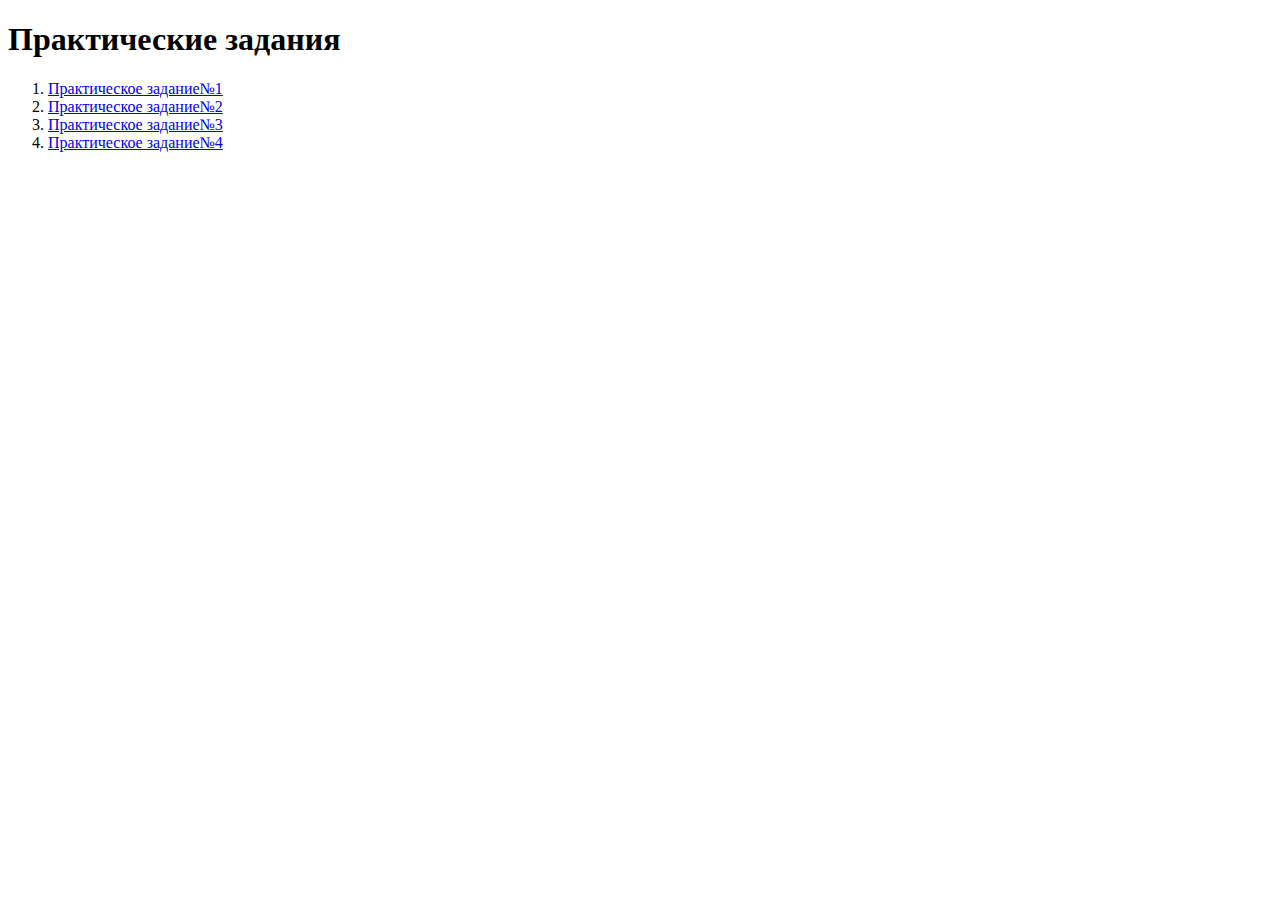
<file: index.html>
<!DOCTYPE html>
<html lang="en">
<head>
    <meta charset="UTF-8">
    <meta name="viewport" content="width=h, initial-scale=1.0">
    <title>Практические задания</title>
</head>
<body>
 <h1>Практические задания</h1> 
 <ol>
    <li><a href="task1.html">Практическое задание№1</a></li>
    <li><a href="task2.html">Практическое задание№2</a></li>
    <Li><a href="task3.html">Практическое задание№3</a></Li>
    <Li><a href="task4.html">Практическое задание№4</a></Li>
 </ol>  
</body>

</html>
</file>
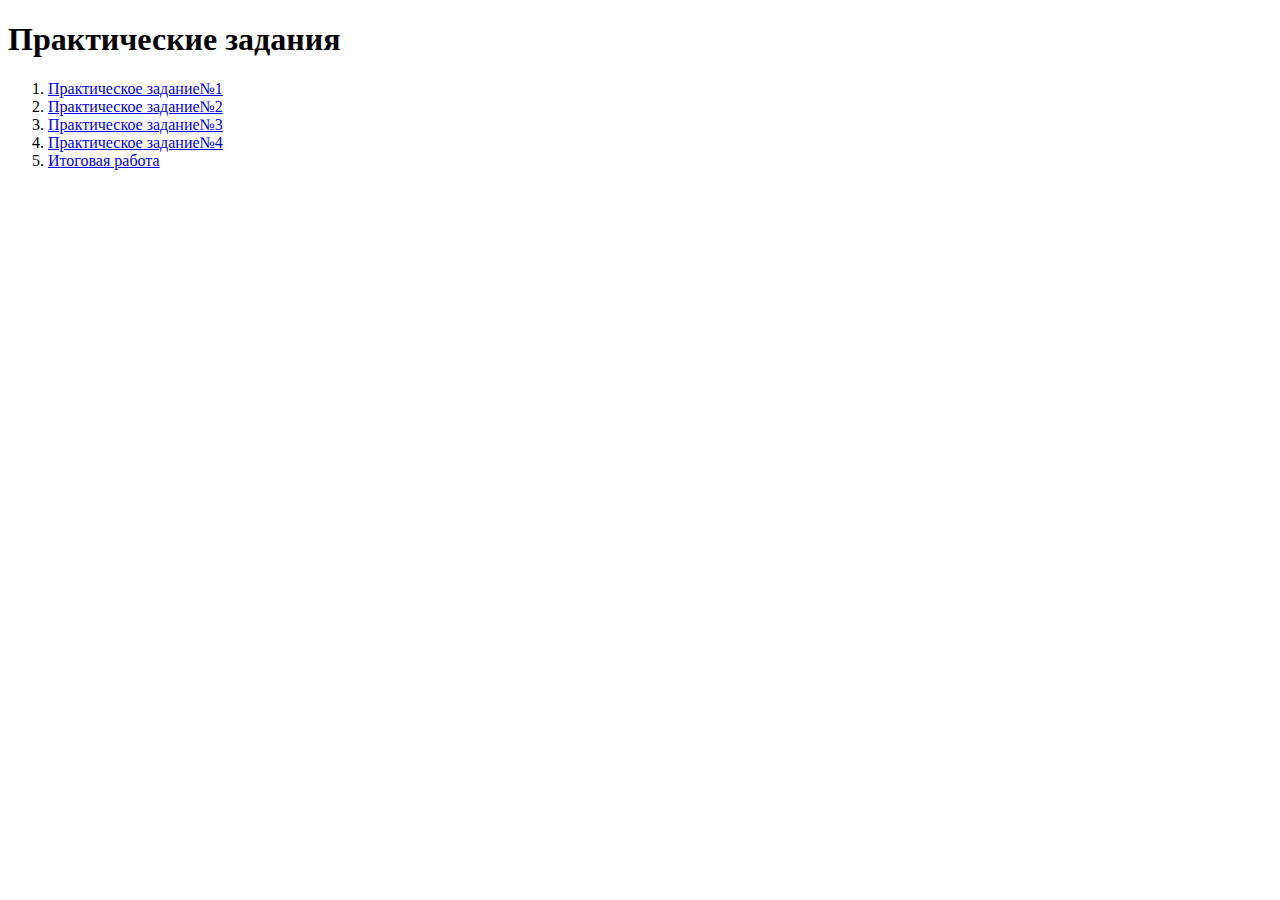
<file: web-1-main/index.html>
<!DOCTYPE html>
<html lang="en">
<head>
    <meta charset="UTF-8">
    <meta name="viewport" content="width=h, initial-scale=1.0">
    <title>Практические задания</title>
</head>
<body>
 <h1>Практические задания</h1> 
 <ol>
    <li><a href="task1.html">Практическое задание№1</a></li>
    <li><a href="task2.html">Практическое задание№2</a></li>
    <Li><a href="task3.html">Практическое задание№3</a></Li>
    <Li><a href="task4.html">Практическое задание№4</a></Li>
    <Li><a href="task5.html">Итоговая работа</a></Li>
 </ol>  
</body>

</html>
</file>
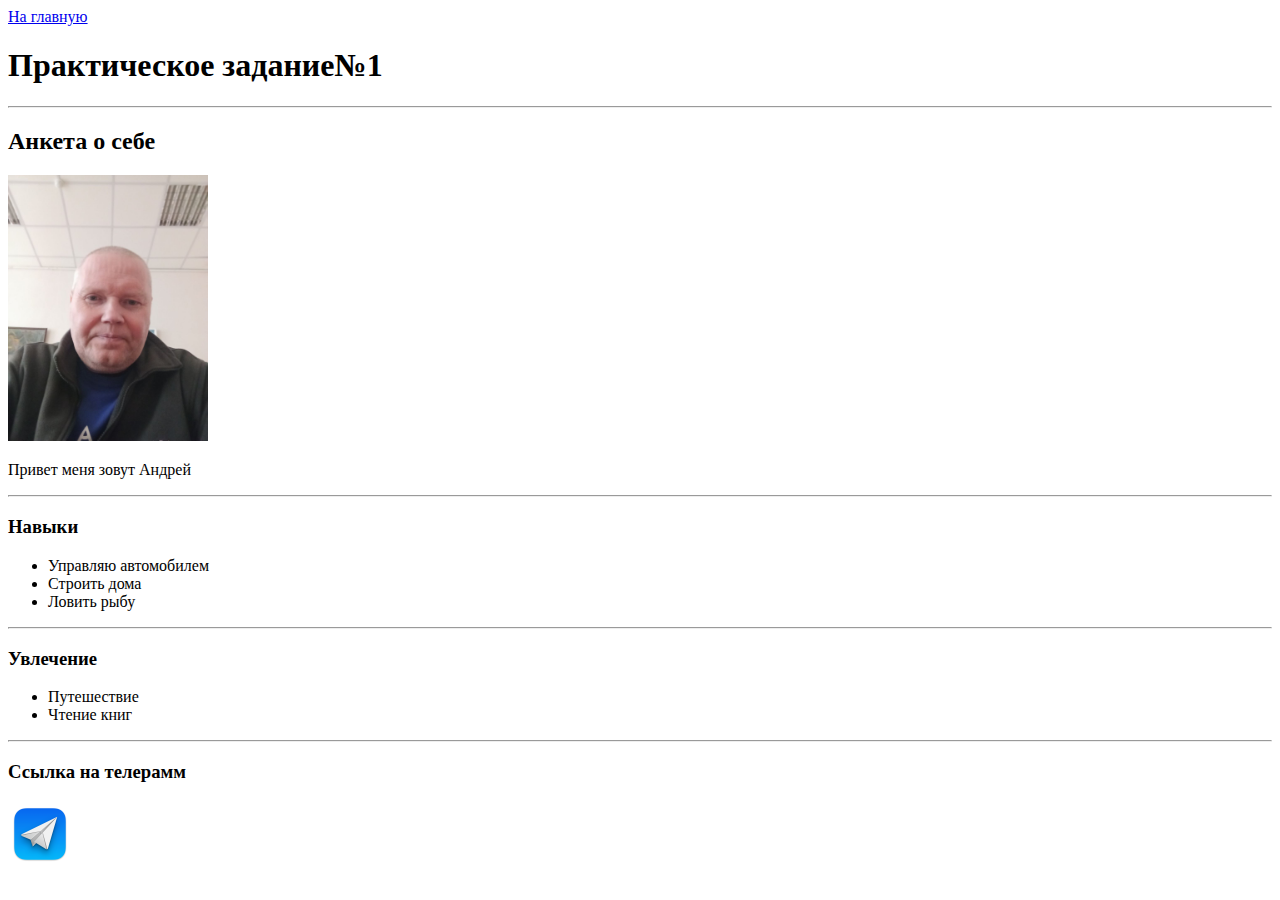
<file: task.html>
<!DOCTYPE html>
<html lang="en">
<head>
    <meta charset="UTF-8">
    <meta name="viewport" content="width=device-width, initial-scale=1.0">
<title>Практическое задание№1</title>
</head>
<body>
    <a href="index.html">На главную</a>
  <h1>Практическое задание№1</h1> 
  <hr>
  <h2>Анкета о себе</h2>
  <img width="200" src="photo_2025-09-11_22-29-34.jpg" alt="Изображение человека"> 
  <p>Привет меня зовут Андрей</p>
  <hr>
  <h3>Навыки</h3>
  <ul>
   <li>Управляю автомобилем</li>
   <li>Строить дома</li>
   <li>Ловить рыбу</li> 
  </ul>
  <hr>
  <h3>Увлечение</h3>
  <ul>
   <li>Путешествие</li>
   <li>Чтение книг</li>  
</ul>
<hr>
<h3>Ссылка на телерамм</h3>
<a href="https://t.me/Crony555">
<img width="64" src="telegram_alt_macos_bigsur_icon_189660.png" alt="Ссылка на телеграмм"
</body>
</html>
</file>
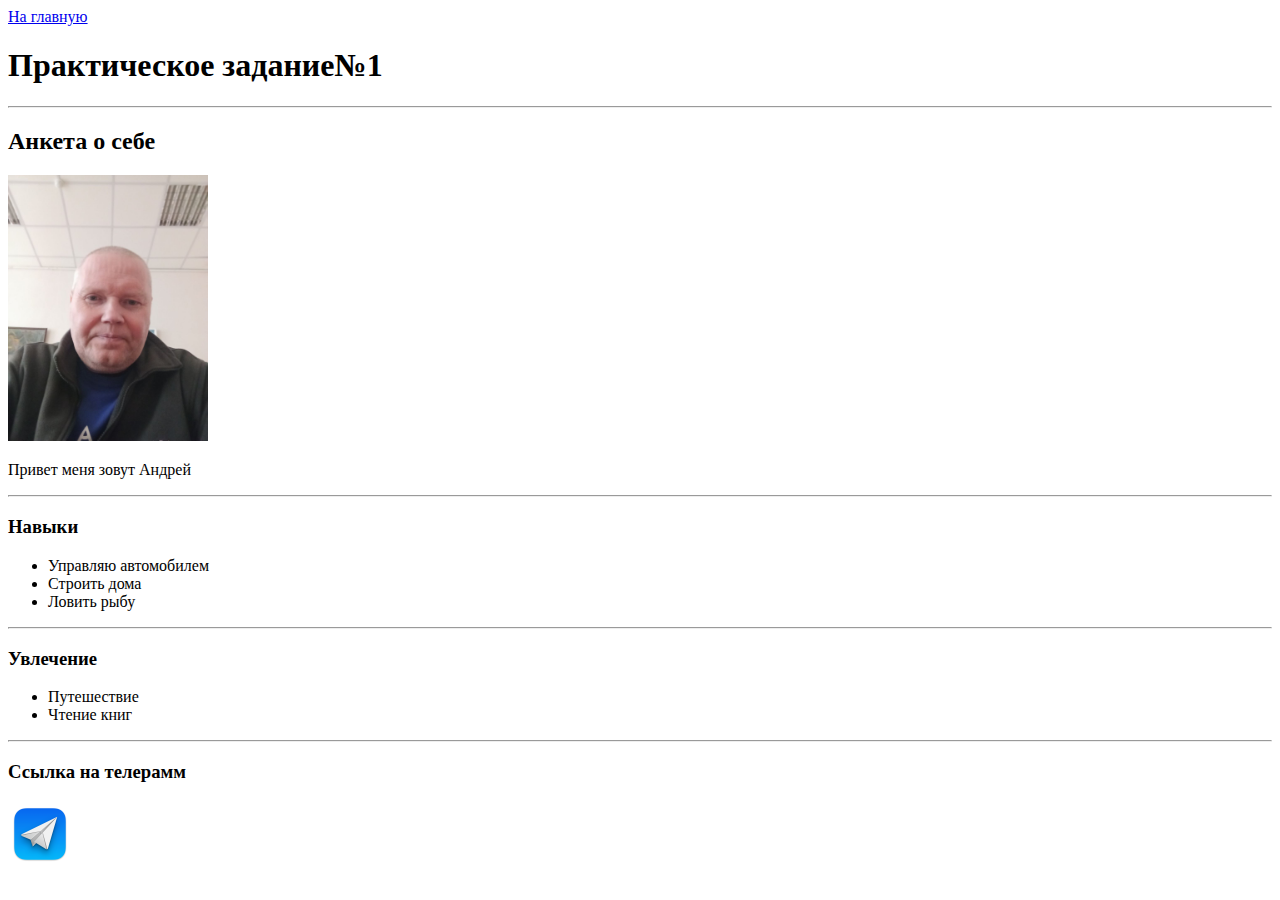
<file: task1.html>
<!DOCTYPE html>
<html lang="en">
<head>
    <meta charset="UTF-8">
    <meta name="viewport" content="width=device-width, initial-scale=1.0">
<title>Практическое задание№1</title>
</head>
<body>
    <a href="index.html">На главную</a>
  <h1>Практическое задание№1</h1> 
  <hr>
  <h2>Анкета о себе</h2>
  <img width="200" src="photo_2025-09-11_22-29-34.jpg" alt="Изображение человека"> 
  <p>Привет меня зовут Андрей</p>
  <hr>
  <h3>Навыки</h3>
  <ul>
   <li>Управляю автомобилем</li>
   <li>Строить дома</li>
   <li>Ловить рыбу</li> 
  </ul>
  <hr>
  <h3>Увлечение</h3>
  <ul>
   <li>Путешествие</li>
   <li>Чтение книг</li>  
</ul>
<hr>
<h3>Ссылка на телерамм</h3>
<a href="https://t.me/Crony555">
<img width="64" src="telegram_alt_macos_bigsur_icon_189660.png" alt="Ссылка на телеграмм">
</body>
</html>
</file>
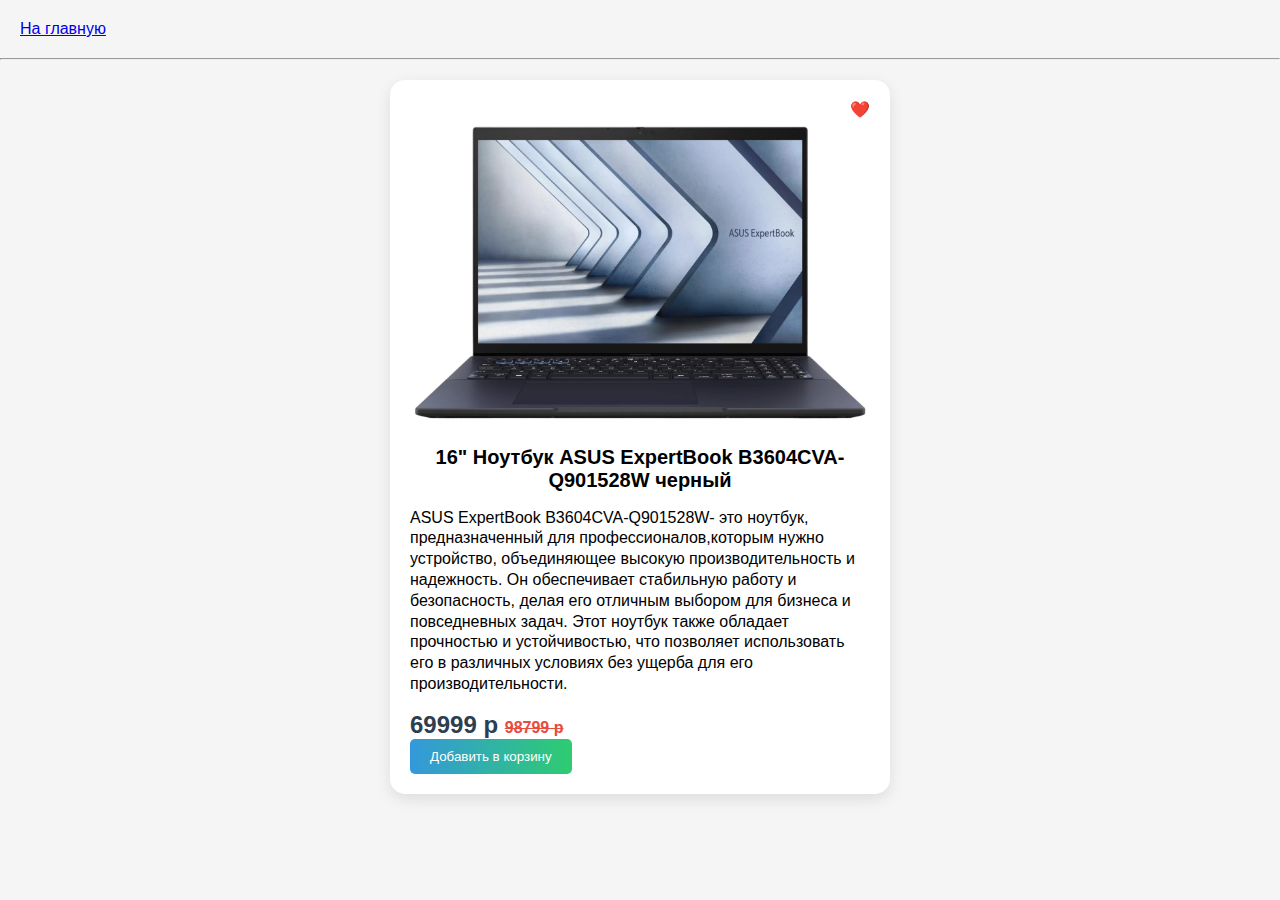
<file: task2.html>
<!DOCTYPE html>
<html lang="en">
<head>
    <meta charset="UTF-8">
    <meta name="viewport" content="width=device-width, initial-scale=1.0">
    <title>Document</title>
    <link rel="stylesheet"href="task2.css">
</head>
<body>
 <a class="back-to-main" href="index.html">На главную</a>  
 <hr>
 <div class="card">
    <p class="favorit">
        <a href="#">❤️</a>
        </p>
        <img src="laptop.webp" alt"">
        <h3>16" Ноутбук ASUS ExpertBook B3604CVA-Q901528W черный</h3>
        <p class="info">ASUS ExpertBook B3604CVA-Q901528W- это ноутбук, предназначенный для профессионалов,которым нужно устройство, объединяющее высокую производительность и надежность. Он обеспечивает стабильную работу и безопасность, делая его отличным выбором для бизнеса и повседневных задач. Этот ноутбук также обладает прочностью и устойчивостью, что позволяет использовать его в различных условиях без ущерба для его производительности.</p>
        <p class="praice"> 69999 р <span class="old-price" > 98799 р </span></span></p>
       <button>Добавить в корзину</button> 
    </div>
  
</body>
</html>
</file>
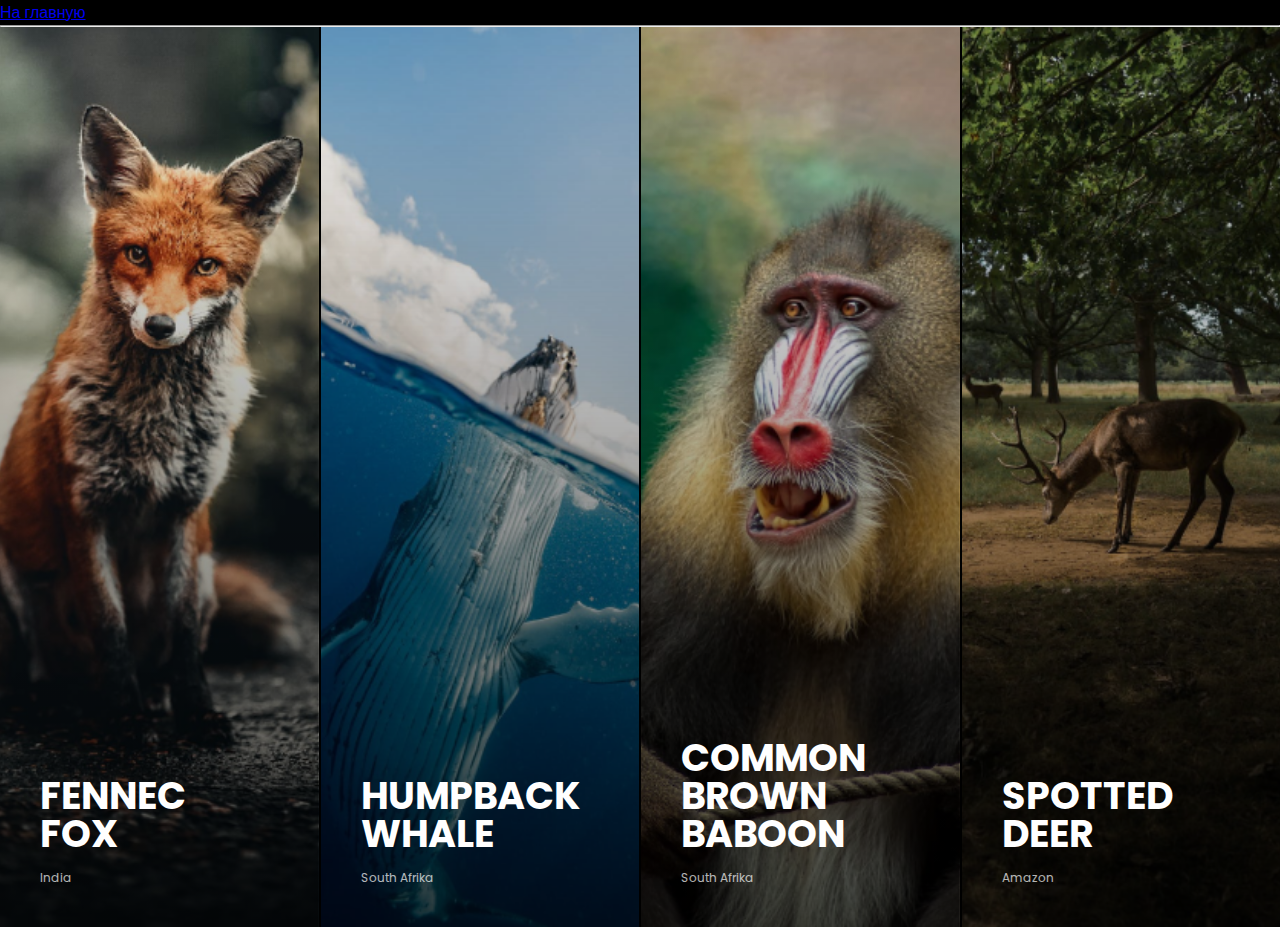
<file: task3.html>
<!DOCTYPE html>
<html lang="en">
<head>
    <meta charset="UTF-8">
    <meta name="viewport" content="width=<device-width>, initial-scale=1.0">
    <title>Практическое задание№3</title>
    <link rel="stylesheet" href="task3.css">
</head>
<body>
    <a href="index.html">На главную</a>
    <hr>
    <div class="cards">
        <div class="card card-1">
            <h3>Fennec<br> Fox</h3>
            <h4>India</h4>
        </div>
        <div class="card card-2">
            <h3>Humpback<br> Whale</h3>
            <h4>South Afrika</h4>
        </div>
        <div class="card card-3">
            <h3>Common Brown<br> Baboon</h3>
            <h4>South Afrika</h4>
        </div> 
        <div class="card card-4">
            <h3>Spotted<br>Deer</h3>
            <h4>Amazon</h4>
        </div> 
    </div>
</body>
</html>
</file>
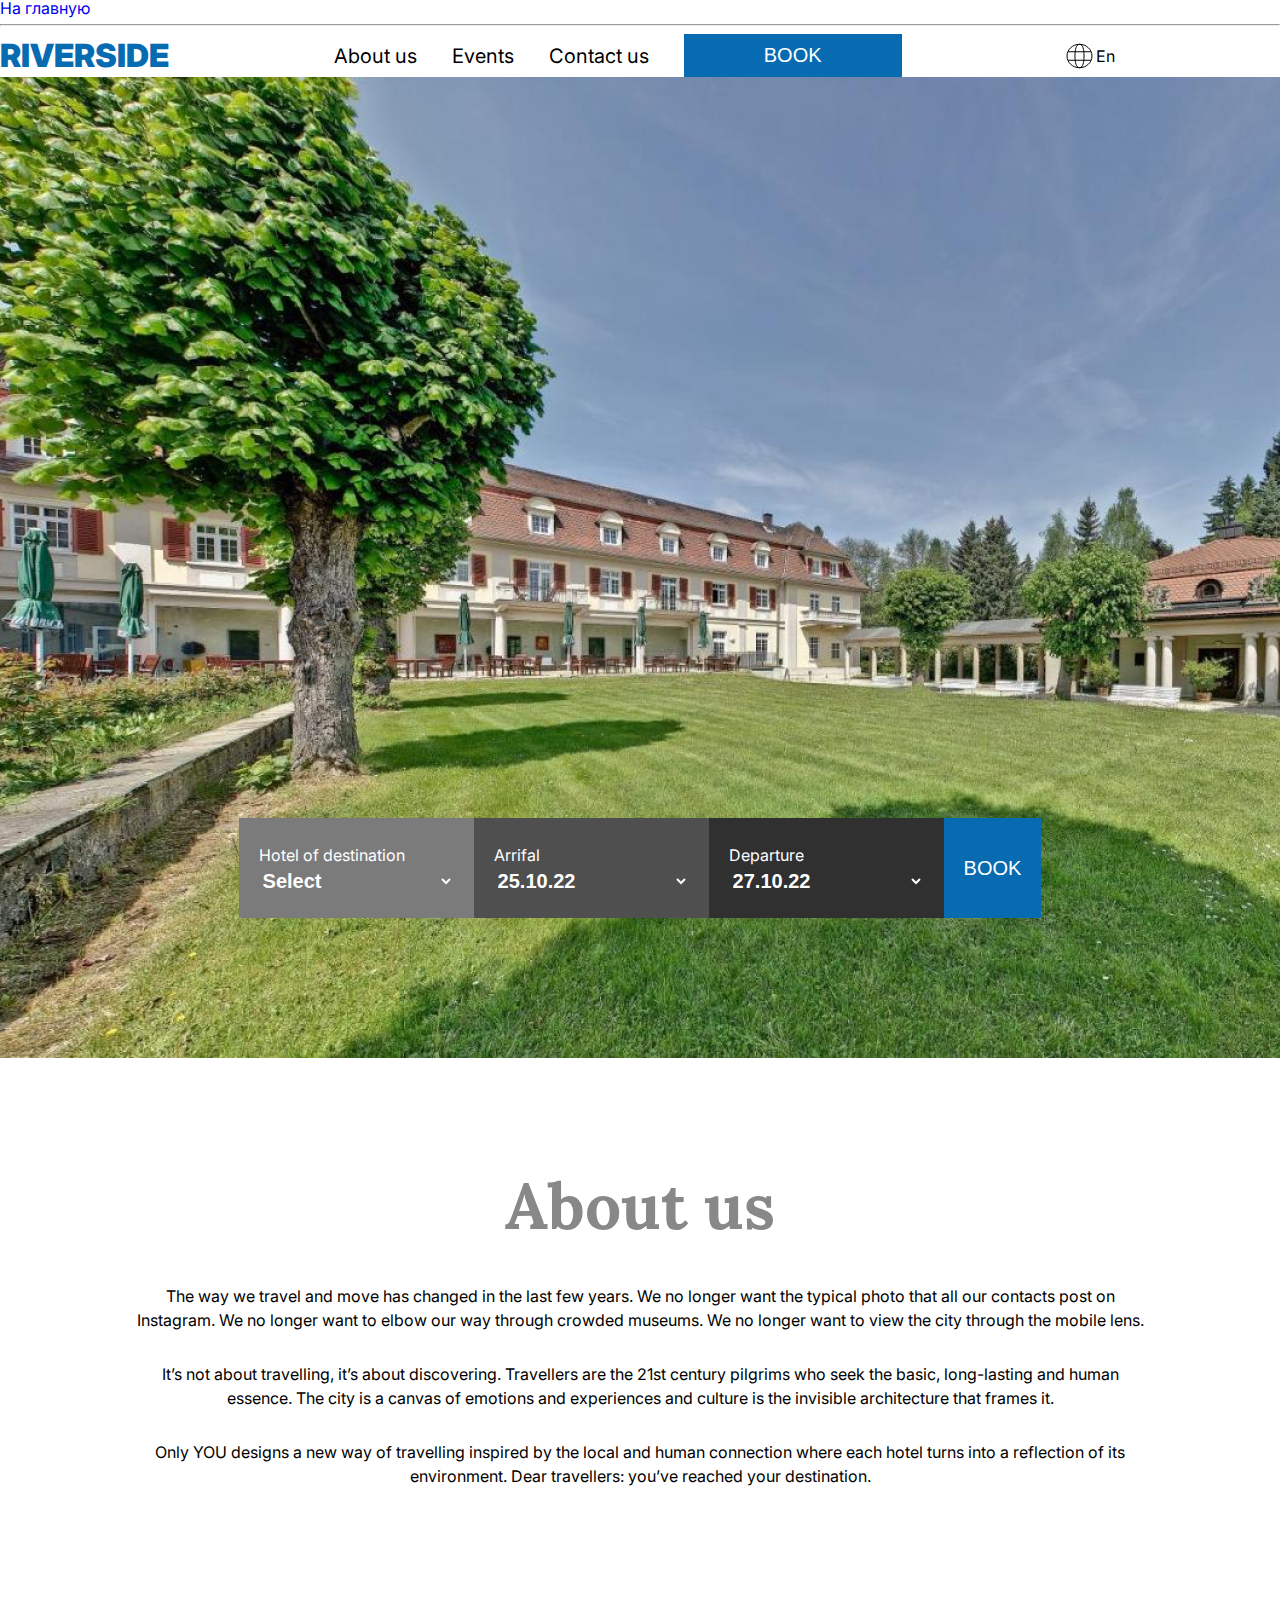
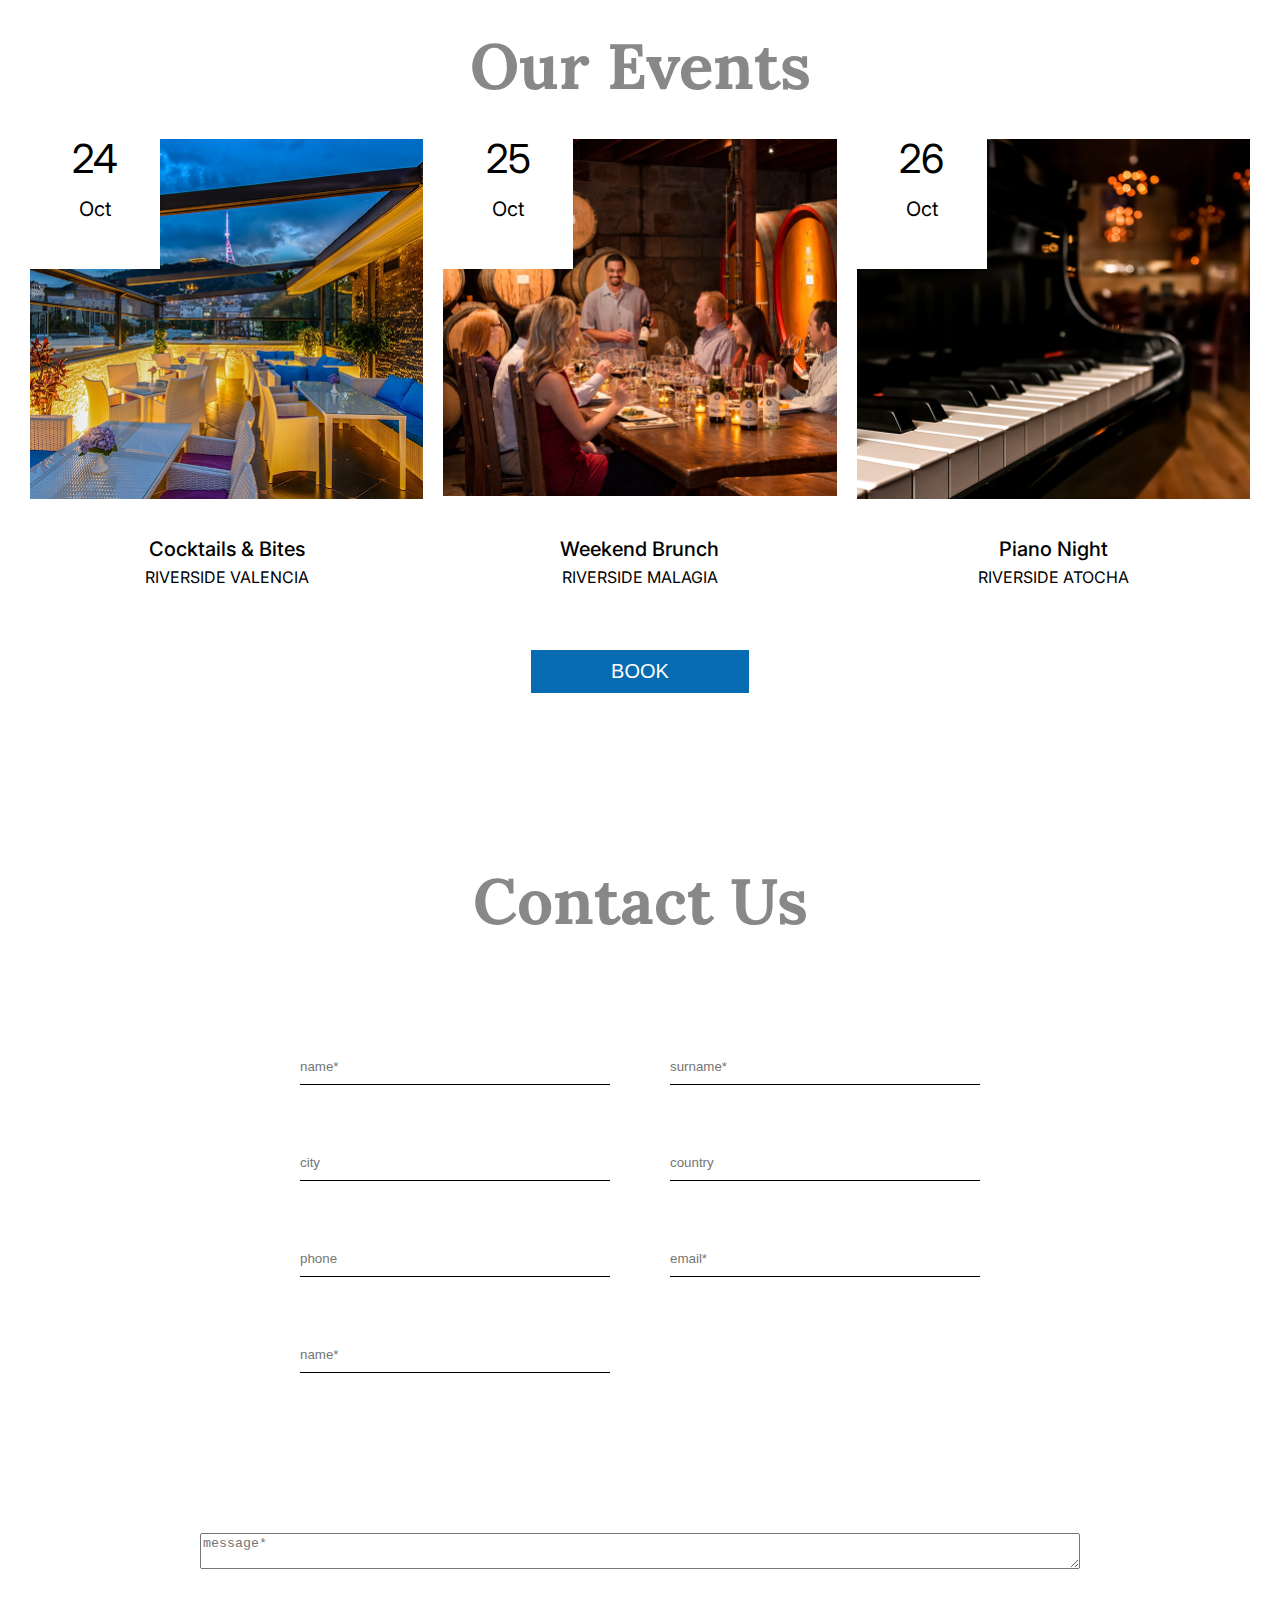
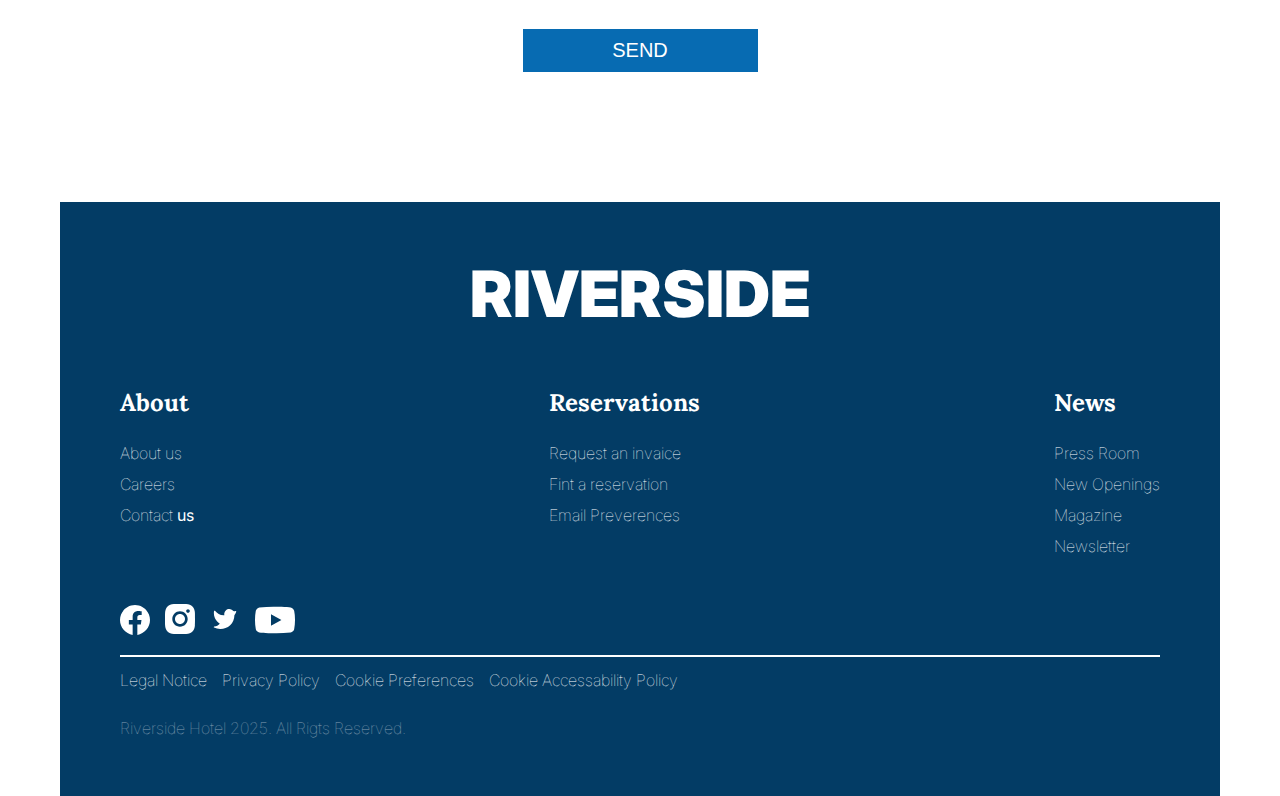
<file: task4.html>
<html lang="en">

<head>
    <meta charset="UTF-8">
    <meta name="viewport" content="width=device-width, initial-scale=1.0">
    <title>Практическое задание№4</title>
    <link rel="stylesheet" href="reset.css">
    <link rel="stylesheet" href="task4.css">
</head>

<body>
    <a href="index.html">На главную</a>
    <hr>
    <header>
        <button class="burger-btn">
            <img src="burger-menu.svg" alt="">
        </button>
        <a href="task4.html" class="logo">
            Riverside
        </a>
        <nav>
            <a href="#">About us</a>
            <a href="#">Events</a>
            <a href="#">Contact us</a>
            <button>Book</button>
        </nav>       

        <div class="lang">
                <img src="lang.svg" alt="Логотип">
                <span>En</span>
        </div>
        </nav>
        <h1></h1>
    </header>

    <main>
        <section class="hero">
            <div class="hero-choose">
                <h4>Hotel of destination</h4>
                <select name="" id="">
                    <option value="">Select</option>
                </select>
            </div>
            <div class="hero-choose">
                <h4>Arrifal</h4>
                <select name="" id="">
                    <option value="">25.10.22</option>
                </select>
            </div>
            <div class="hero-choose">
                <h4>Departure</h4>
                <select name="" id="">
                    <option value="">27.10.22</option>
                </select>
            </div>
            <button>Book</button>
        </section>
        <section class="about-us">
            <h2 id="about-us">About us</h2>
            <p>The way we travel and move has changed in the last few years. We no longer want the typical photo that all our contacts post on Instagram. We no longer want to elbow our way through crowded museums. We no longer want to view the city through the mobile lens.</p>
        <p>It’s not about travelling, it’s about discovering. Travellers are the 21st century pilgrims who seek the basic, long-lasting and human essence. The city is a canvas of emotions and experiences and culture is the invisible architecture that frames it.</p>
        <p>Only YOU designs a new way of travelling inspired by the local and human connection where each hotel turns into a reflection of its environment. Dear travellers: you’ve reached your destination.</p>          
        </section>

        <section class="our-events">
            <h2 id="our-events">Our Events</h2>
            <div class="cards">
                <div class="card">
                    <img src="card-1.png" alt="">
                    <div class="card-body">
                        <h4>Cocktails & Bites</h4>
                        <p>Riverside Valencia</p>
                    </div>
                    <div class="card-date">
                        <span class="card-date-day">24</span>
                        <br>Oct
                    </div>
                </div>

                <div class="card">
                    <img src="card-2.png" alt="">
                    <div class="card-body">
                        <h4>Weekend Brunch</h4>
                        <p>Riverside Malagia</p>
                    </div>
                    <div class="card-date">
                        <span class="card-date-day">25</span>
                        <br>Oct
                    </div>
                </div>

                   <div class="card">
                    <img src="card-3.png" alt="">
                    <div class="card-body">
                        <h4>Piano Night</h4>
                        <p>Riverside Atocha</p>
                    </div>
                    <div class="card-date">
                        <span class="card-date-day">26</span>
                        <br>Oct
                    </div>
                </div>

                </div>
            </div>
            <button>Book</button>
        </section>

        <section class="contact-us">
            <h2 id="contact-us"> Contact Us</h2>
            <form action="" class="contact-form">
                <div class="contact-form-fields"> 
                    <input type="text" placeholder="name*" required>
                    <input type="text" placeholder="surname*" required>
                    <input type="text" placeholder="city">
                    <input type="text" placeholder="country">
                    <input type="tel" placeholder="phone">
                    <input type="email" placeholder="email*" required>
                    <input type="text" placeholder="name*" required>
                </div>
                <textarea name="" id="" required placeholder="message*"></textarea>
                <button>Send</button>
            </form>
        </section>
    </main>

    <footer class="footer-body">
        <h3>Riverside</h3>
        <div class="footer-body-links">
            <ul>
                <h4>About</h4>
                <li><a href="#">About us</a></li>
                <li><a href="#">Careers</a></li>
                <li><a href="#">Contact</a> us</li>
            </ul>
            <ul>
                <h4>Reservations</h4>
                <li><a href="#">Request an invaice</a></li>
                <li><a href="#">Fint a reservation</a></li>
                <li><a href="#">Email Preverences</a></li>
            </ul>
            <ul>
                <h4>News</h4>
                <li><a href="#">Press Room</a></li>
                <li><a href="#">New Openings</a></li>
                <li><a href="#">Magazine</a></li>
                <li><a href="#">Newsletter</a></li>
            </ul>
        </div>
        <div class="footer-social-media">
            <a href="#"><img src="facebook.svg" alt=""></a>
            <a href="#"><img src="instagram.svg" alt=""></a>
            <a href="#"><img src="twitter.svg" alt=""></a>
            <a href="#"><img src="youtube.svg" alt=""></a>
        </div>
        <div class="footer-policy">
            <a href="#">Legal Notice</a>
            <a href="#">Privacy Policy</a>
            <a href="#">Cookie Preferences</a>
            <a href="#">Cookie Accessability Policy</a>
        </div>
        <p class="rights">
            Riverside Hotel 2025. All Rigts Reserved. 
        </p>
    </footer>
</body>

</html>
</file>
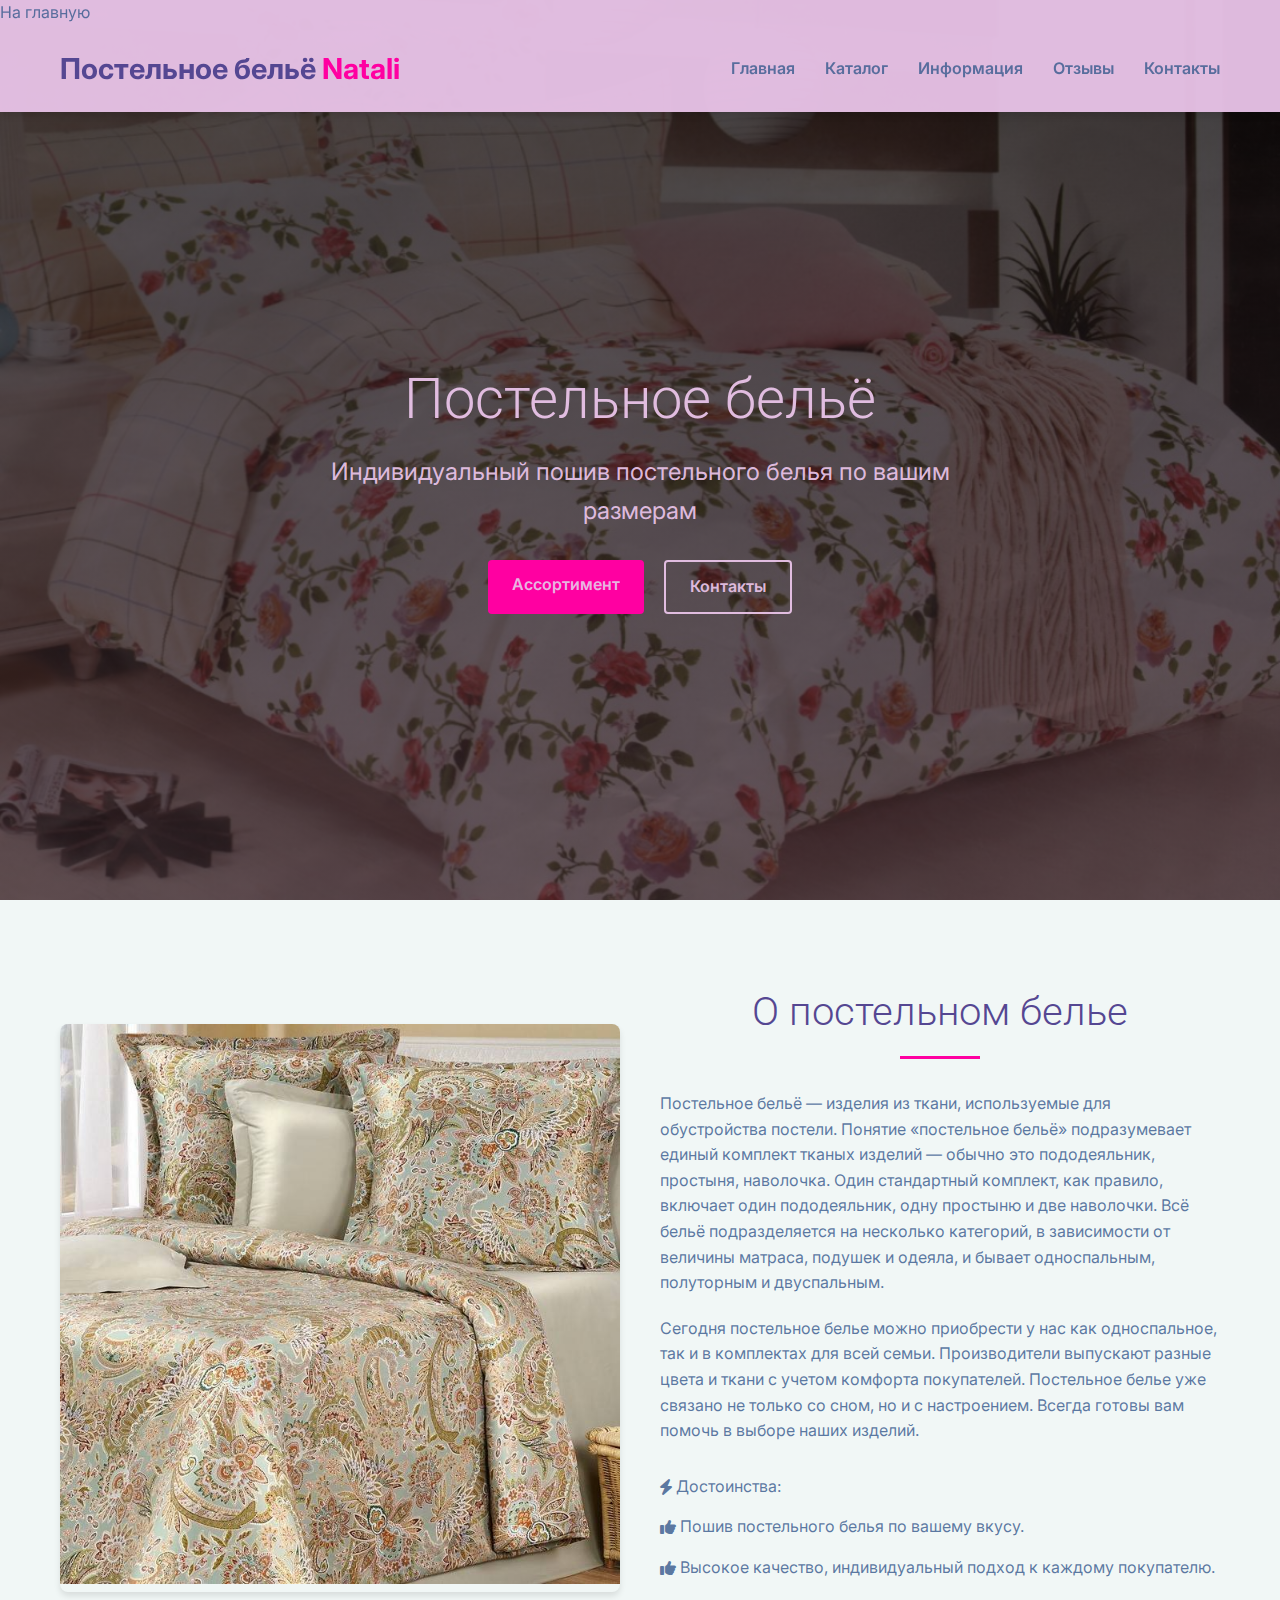
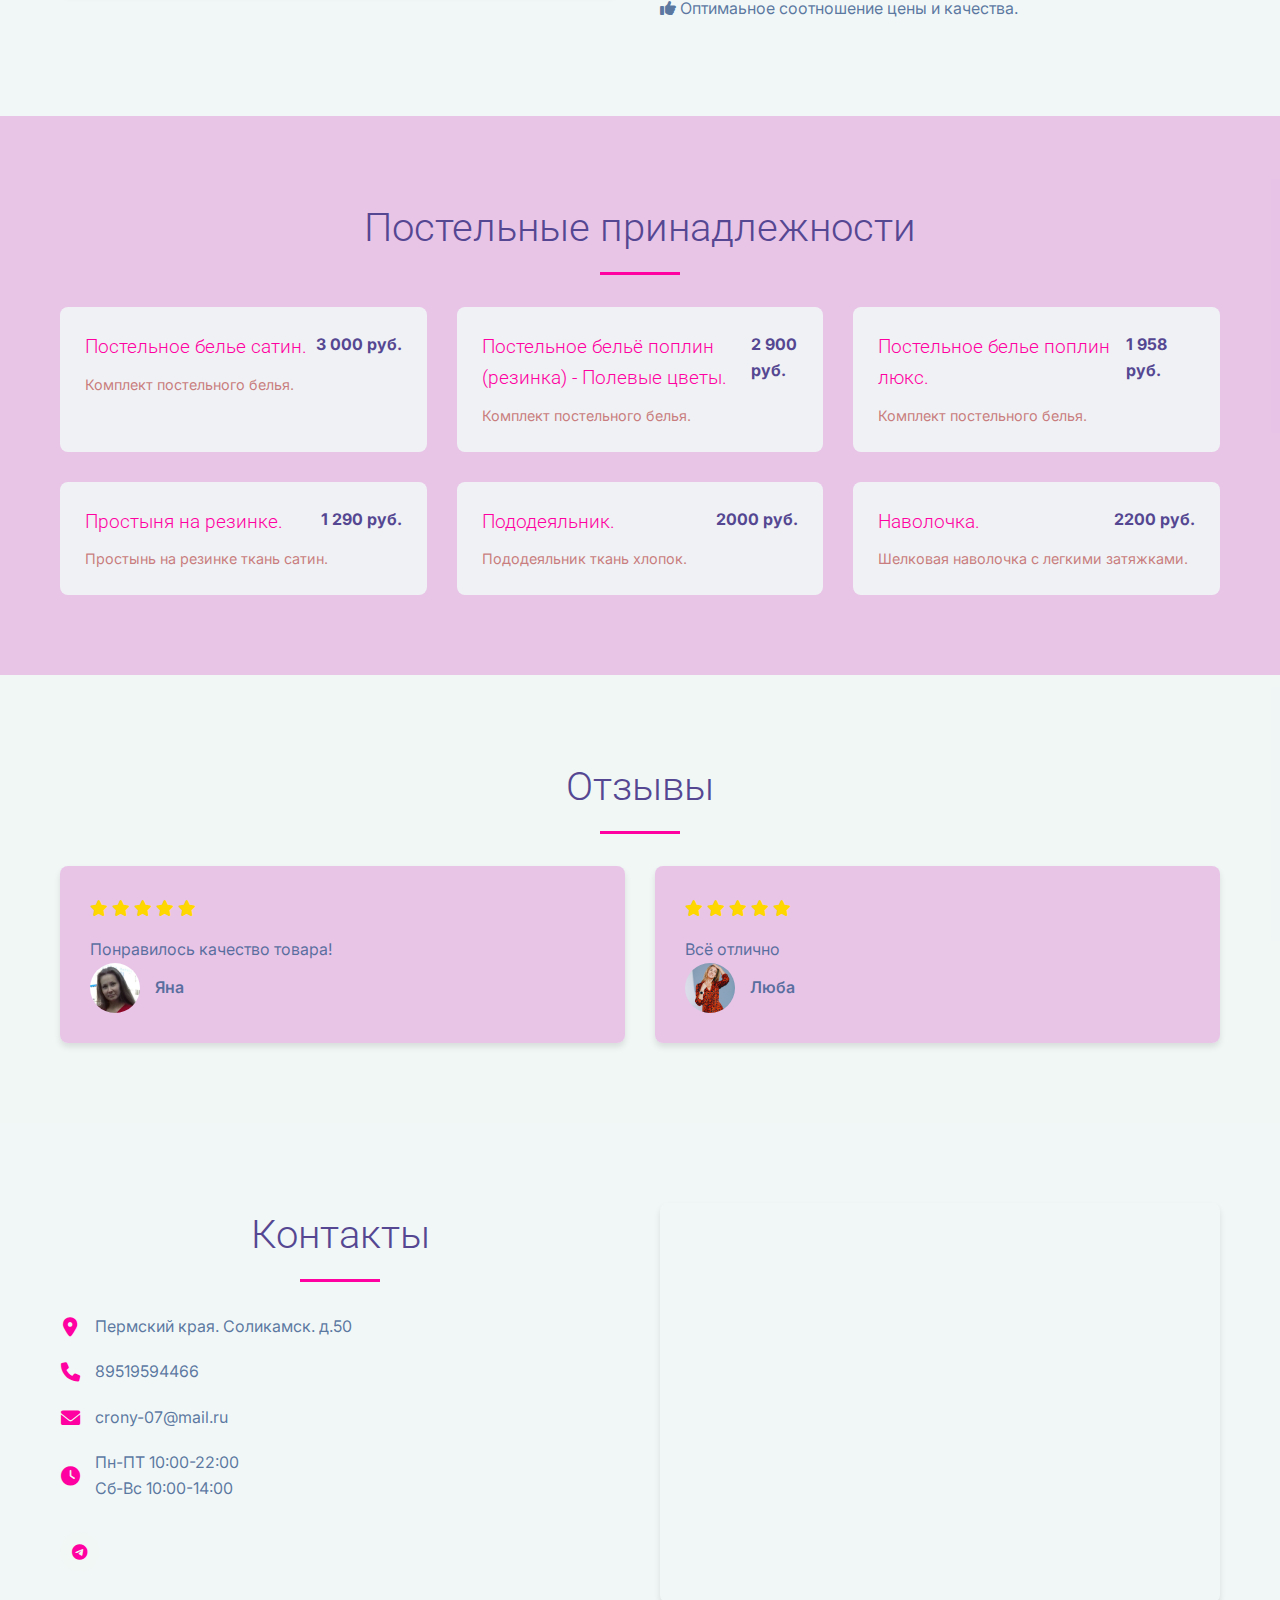
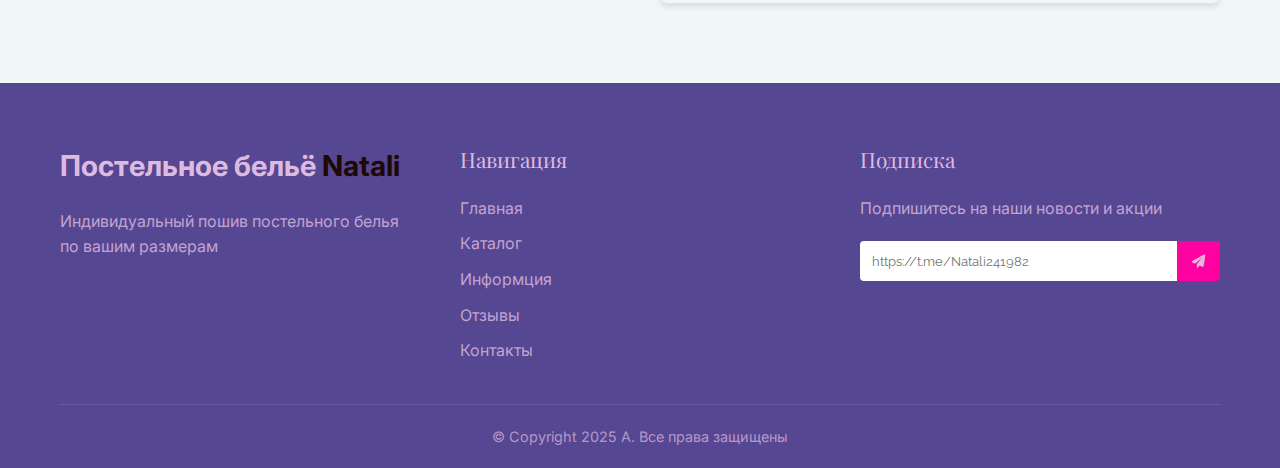
<file: task5.html>
<!DOCTYPE html>
<html lang="ru">

<head>
    <meta charset="UTF-8">
    <meta name="viewport" content="width=device-width, initial-scale=1.0">
    <title>Итоговая работа</title>

    <link
        href="https://fonts.googleapis.com/css2?family=Playfair+Display:wght@400;700&family=Raleway:wght@400;600&display=swap"
        rel="stylesheet">
    <link rel="stylesheet" href="https://cdnjs.cloudflare.com/ajax/libs/font-awesome/6.0.0-beta3/css/all.min.css">
    <link rel="stylesheet" href="css/reset.css">
    <link rel="stylesheet" href="css/styles.css">
</head>

<body>

    <header class="header">
        <a href="index.html">На главную</a>

        <div class="container">
            <div class="header__inner">

                <a href="#" class="logo"> Постельное бельё <span> Natali </span></a>
                <nav class="nav">
                    <ul class="nav__list">
                        <li class="nav__item"><a href="#" class="nav__link">Главная</a></li>
                        <li class="nav__item"><a href="#menu" class="nav__link">Каталог</a></li>
                        <li class="nav__item"><a href="#about" class="nav__link">Информация</a></li>
                        <li class="nav__item"><a href="#reviews" class="nav__link">Отзывы</a></li>
                        <li class="nav__item"><a href="#contacts" class="nav__link">Контакты</a></li>
                    </ul>
                </nav>
                <button class="menu-toggle" aria-label="Меню">
                    <span class="menu-toggle__line"></span>
                    <span class="menu-toggle__line"></span>
                    <span class="menu-toggle__line"></span>
                </button>
            </div>
        </div>
    </header>

    <main class="main">
        <section class="hero">
            <div class="container">
                <h1 class="hero__title">Постельное бельё</h1>
                <p class="hero__subtitle">Индивидуальный пошив постельного белья по вашим размерам</p>
                <div class="hero__buttons">
                    <a href="#menu" class="btn btn--primary">Ассортимент</a>
                    <a href="#contacts" class="btn btn--outline">Контакты</a>
                </div>
            </div>
        </section>

        <section id="about" class="about">
            <div class="container">
                <div class="about__inner">
                    <div class="about__image">
                        <img src="8675.970@2x.jpeg" alt="О постельном белье">
                    </div>
                    <div class="about__content">
                        <h2 class="section-title">О постельном белье</h2>
                        <p class="about__text">Постельное бельё — изделия из ткани, используемые для обустройства
                            постели. Понятие «постельное бельё» подразумевает единый комплект тканых изделий — обычно
                            это пододеяльник, простыня, наволочка. Один стандартный комплект, как правило, включает один
                            пододеяльник, одну простыню и две наволочки. Всё бельё подразделяется на несколько
                            категорий, в зависимости от величины матраса, подушек и одеяла, и бывает односпальным,
                            полуторным и двуспальным.</p>
                        <p class="about__text">Сегодня постельное белье можно приобрести у нас как односпальное, так и в
                            комплектах для всей семьи. Производители выпускают разные цвета и ткани с учетом комфорта
                            покупателей. Постельное белье уже связано не только со сном, но и с настроением. Всегда
                            готовы вам помочь в выборе наших изделий.</p>
                        <ul class="about__features">
                            <li class="feature-item">
                                <i class="fa-solid fa-bolt"></i>&nbsp;
                                <span>Достоинства:</span>
                            </li>
                            <li class="feature-item">
                                <i class="fa-solid fa-thumbs-up"></i>&nbsp;
                                <span>Пошив постельного белья по вашему вкусу.</span>
                            </li>
                            <li class="feature-item">
                                <i class="fa-solid fa-thumbs-up"></i>&nbsp;

                                <span>Высокое качество, индивидуальный подход к каждому покупателю.</span>
                            </li>
                            <li class="feature-item">
                                <i class="fa-solid fa-thumbs-up"></i>&nbsp;
                                <span>Оптимаьное соотношение цены и качества.</span>
                            </li>
                        </ul>
                    </div>
                </div>
            </div>
        </section>

        <section id="menu" class="menu">
            <div class="container">
                <h2 class="section-title">Постельные принадлежности</h2>
                <div class="menu__content active" id="coffee">
                    <div class="menu__grid">
                        <div class="menu-item">
                            <div class="menu-item__header">
                                <h3 class="menu-item__title">Постельное белье сатин. </h3>
                                <span class="menu-item__price">3 000 руб.</span>
                            </div>
                            <p class="menu-item__description">Комплект постельного белья.</p>
                        </div>
                        <div class="menu-item">
                            <div class="menu-item__header">
                                <h3 class="menu-item__title">Постельное бельё поплин (резинка) - Полевые цветы.</h3>
                                <span class="menu-item__price">2 900 руб.</span>
                            </div>
                            <p class="menu-item__description">Комплект постельного белья.</p>
                        </div>
                        <div class="menu-item">
                            <div class="menu-item__header">
                                <h3 class="menu-item__title">Постельное белье поплин люкс.</h3>
                                <span class="menu-item__price">1 958 руб.</span>
                            </div>
                            <p class="menu-item__description">Комплект постельного белья.</p>
                        </div>
                        <div class="menu-item">
                            <div class="menu-item__header">
                                <h3 class="menu-item__title">Простыня на резинке.</h3>
                                <span class="menu-item__price">1 290 руб.</span>
                            </div>
                            <p class="menu-item__description">Простынь на резинке ткань сатин.</p>
                        </div>
                        <div class="menu-item">
                            <div class="menu-item__header">
                                <h3 class="menu-item__title">Пододеяльник.</h3>
                                <span class="menu-item__price">2000 руб.</span>
                            </div>
                            <p class="menu-item__description">Пододеяльник ткань хлопок.</p>
                        </div>
                        <div class="menu-item">
                            <div class="menu-item__header">
                                <h3 class="menu-item__title">Наволочка.</h3>
                                <span class="menu-item__price">2200 руб.</span>
                            </div>
                            <p class="menu-item__description">Шелковая наволочка с легкими затяжками.</p>
                        </div>
                    </div>
                </div>

            </div>
        </section>

        <section id="reviews" class="reviews">
            <div class="container">
                <h2 class="section-title">Отзывы</h2>
                <div class="reviews__slider">
                    <div class="review">
                        <div class="review__rating">
                            <i class="fas fa-star"></i>
                            <i class="fas fa-star"></i>
                            <i class="fas fa-star"></i>
                            <i class="fas fa-star"></i>
                            <i class="fas fa-star"></i>
                        </div>
                        <p class=>Понравилось качество товара!</p>
                        <div class="review__author">
                            <img src="photo_2022-05-10_12-58-31.jpg" alt="аватар" class="review__photo">
                            <span class="review__name">Яна</span>
                        </div>
                    </div>
                    <div class="review">
                        <div class="review__rating">
                            <i class="fas fa-star"></i>
                            <i class="fas fa-star"></i>
                            <i class="fas fa-star"></i>
                            <i class="fas fa-star"></i>
                            <i class="fas fa-star"></i>
                        </div>
                        <p class=>Всё отлично</p>
                        <div class="review__author">
                            <img src="photo_2023-11-15_10-52-44.jpg" alt="" class="review__photo">
                            <span class="review__name">Люба</span>
                        </div>
                    </section>

        <section id="contacts" class="contacts">
            <div class="container">
                <div class="contacts__inner">
                    <div class="contacts__info">
                        <h2 class="section-title">Контакты</h2>
                        <div class="contact-item">
                            <i class="fas fa-map-marker-alt contact-icon"></i>
                            <span>Пермский края. Соликамск. д.50</span>
                        </div>
                        <div class="contact-item">
                            <i class="fas fa-phone contact-icon"></i>
                            <span>89519594466</span>
                        </div>
                        <div class="contact-item">
                            <i class="fas fa-envelope contact-icon"></i>
                            <span>crony-07@mail.ru</span>
                        </div>
                        <div class="contact-item">
                            <i class="fas fa-clock contact-icon"></i>
                            <span>Пн-ПТ 10:00-22:00<br>Сб-Вс 10:00-14:00</span>
                        </div>
                        <div class="social-links">


                            <a href="https://t.me/Natali241982" class="social-link" aria-label="Telegram"><i
                                    class="fab fa-telegram"></i></a>
                        </div>
                    </div>
                    <div class="contacts__map">
                        <iframe
                            src="https://www.google.com/maps/embed?pb=!1m18!1m12!1m3!1d2012.8581987139407!2d56.70768467477878!3d59.701918681143624!2m3!1f0!2f0!3f0!3m2!1i1024!2i768!4f13.1!3m3!1m2!1s0x43ede9e678be4e61%3A0xfe89f2189361904!2z0YPQuy4g0KHQtdCy0LXRgNC90LDRjywgNTAsINCh0L7Qu9C40LrQsNC80YHQuiwg0J_QtdGA0LzRgdC60LjQuSDQutGA0LDQuSwgNjE4NTUz!5e0!3m2!1sru!2sru!4v1759244374850!5m2!1sru!2sru" width="600" height="450" style="border:0;" allowfullscreen="" loading="lazy" referrerpolicy="no-referrer-when-downgrade"
                            width="600" height="450" style="border:0;" allowfullscreen="" loading="lazy"
                            referrerpolicy="no-referrer-when-downgrade"></iframe>"
                        width="100%" height="100%" style="border:0;" allowfullscreen="" loading="lazy"></iframe>
                    </div>
                </div>
            </div>
        </section>
    </main>

    <footer class="footer">
        <div class="container">
            <div class="footer__inner">
                <div class="footer__logo">
                    <a href="#" class="logo">Постельное бельё <span> Natali</span></a>
                    <p class="footer__text">Индивидуальный пошив постельного белья по вашим размерам</p>
                </div>
                <div class="footer__nav">
                    <h3 class="footer__title">Навигация</h3>
                    <ul class="footer__list">
                        <li><a href="#" class="footer__link">Главная</a></li>
                        <li><a href="#menu" class="footer__link">Каталог</a></li>
                        <li><a href="#about" class="footer__link">Информция</a></li>
                        <li><a href="#reviews" class="footer__link">Отзывы</a></li>
                        <li><a href="#contacts" class="footer__link">Контакты</a></li>
                    </ul>
                </div>
                <div class="footer__subscribe">
                    <h3 class="footer__title">Подписка</h3>
                    <p class="footer__text">Подпишитесь на наши новости и акции</p>
                    <form class="subscribe-form">
                        <input type="email" placeholder="https://t.me/Natali241982" class="subscribe-input">
                        <button type="submit" class="subscribe-btn"><i class="fas fa-paper-plane"></i></button>
                    </form>
                </div>
            </div>
            <div class="footer__bottom">
                <p class="footer__copyright">© Copyright 2025 А. Все права защищены</p>
            </div>
        </div>
    </footer>


</body>

</html>
</file>
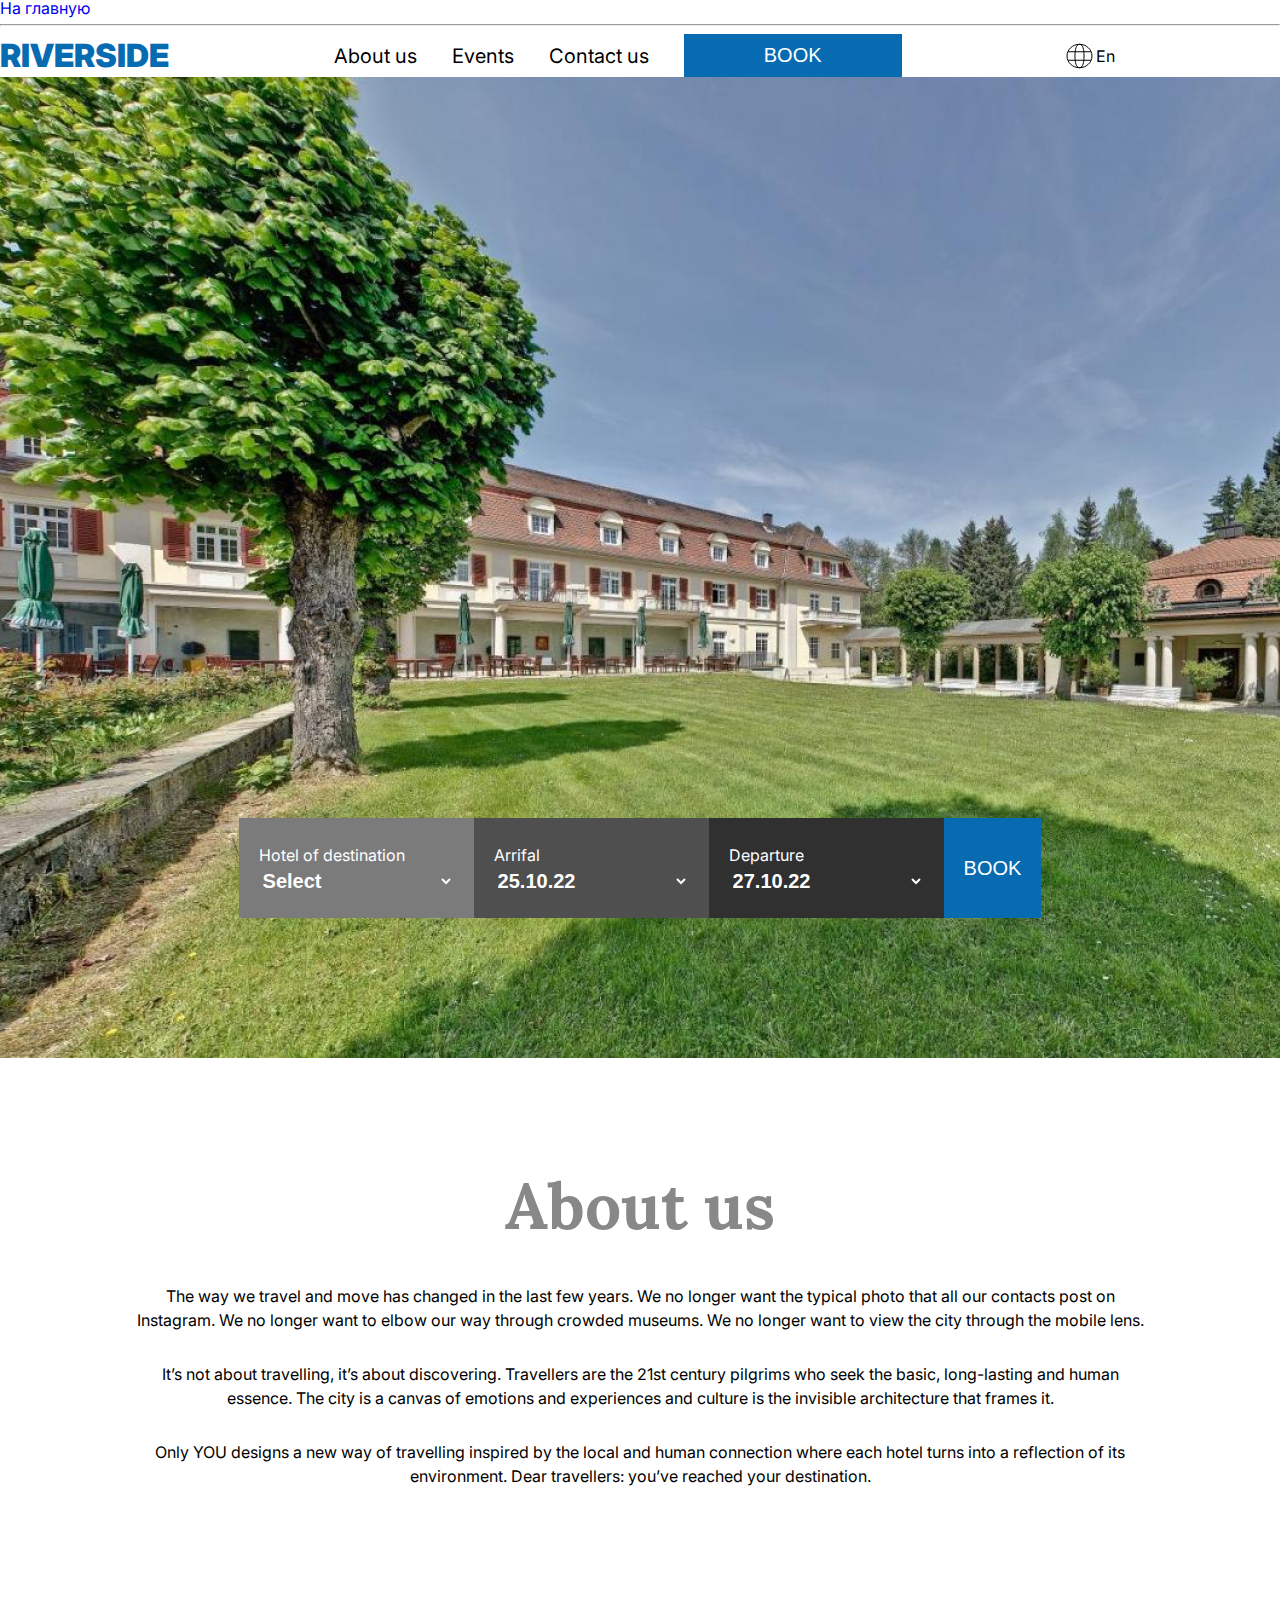
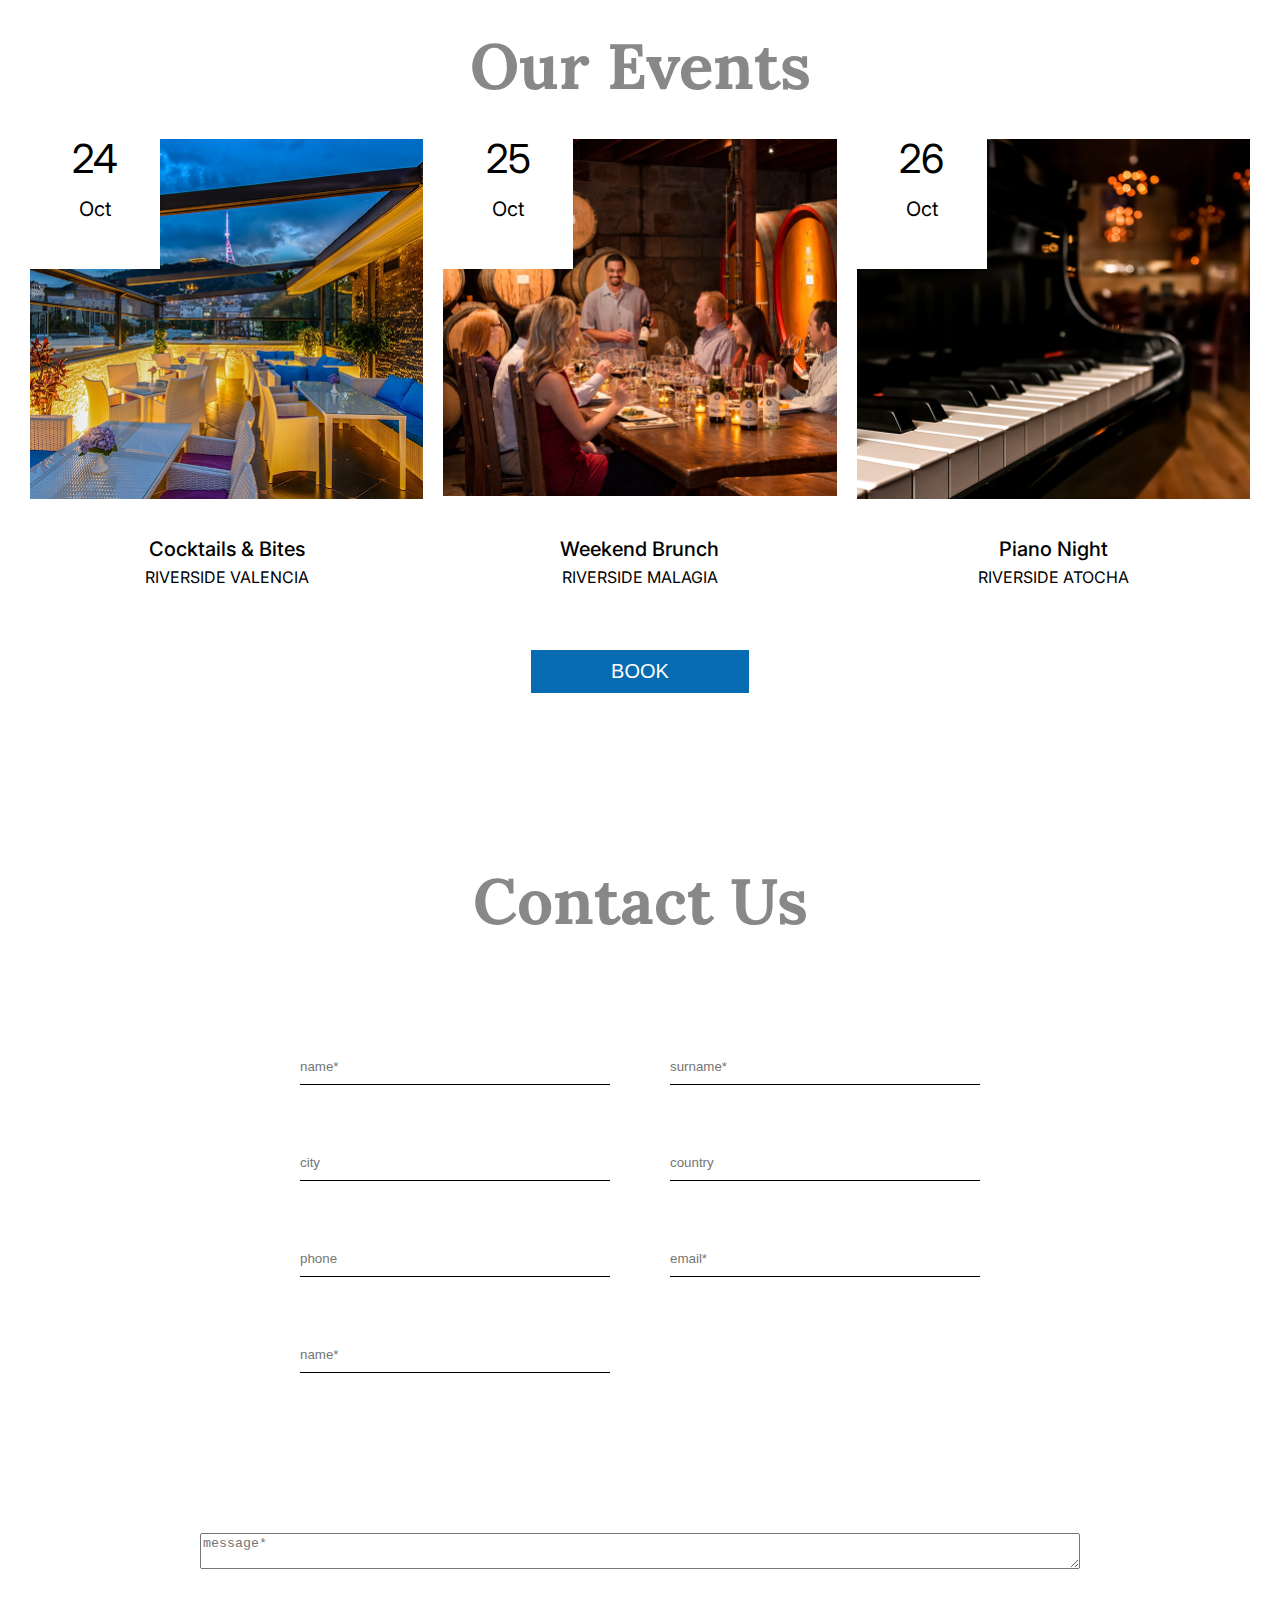
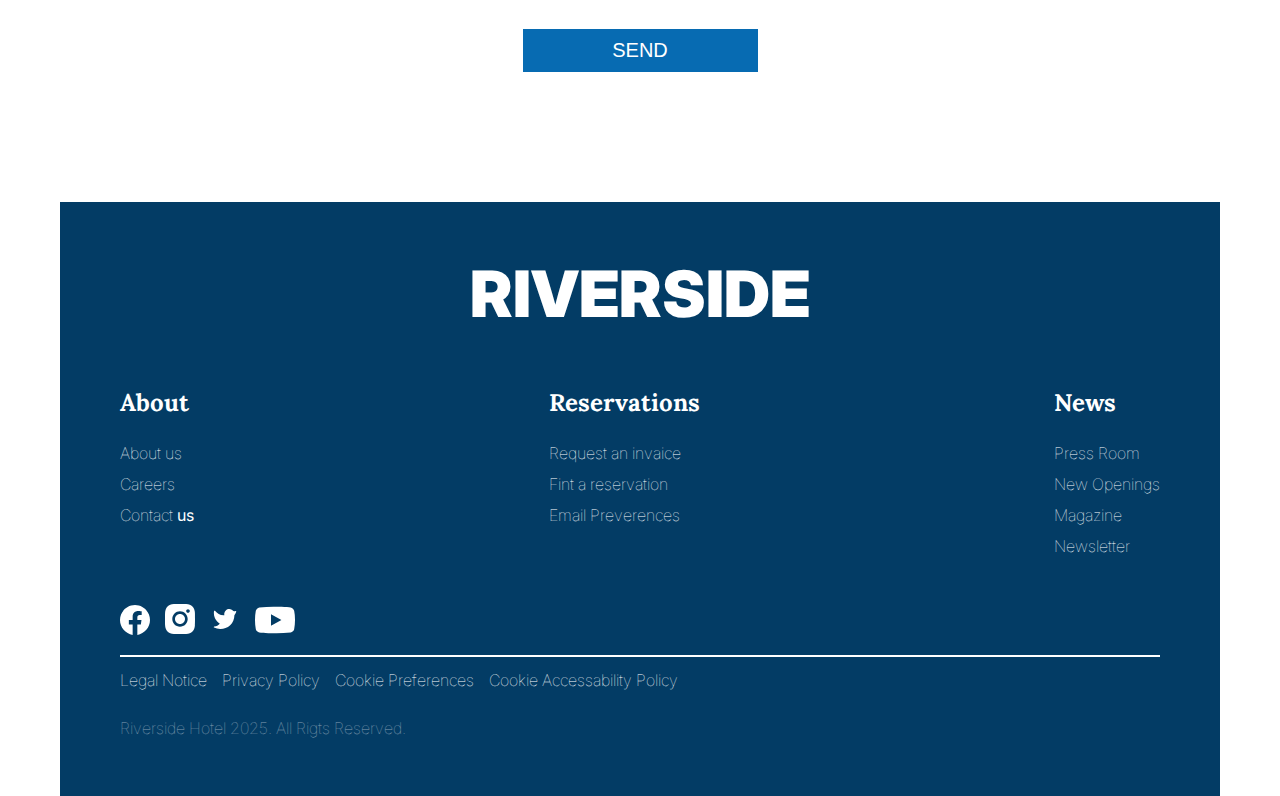
<file: web-1-main/task4.html>
<html lang="en">

<head>
    <meta charset="UTF-8">
    <meta name="viewport" content="width=device-width, initial-scale=1.0">
    <title>Практическое задание№4</title>
    <link rel="stylesheet" href="reset.css">
    <link rel="stylesheet" href="task4.css">
</head>

<body>
    <a href="index.html">На главную</a>
    <hr>
    <header>
        <button class="burger-btn">
            <img src="burger-menu.svg" alt="">
        </button>
        <a href="task4.html" class="logo">
            Riverside
        </a>
        <nav>
            <a href="#">About us</a>
            <a href="#">Events</a>
            <a href="#">Contact us</a>
            <button>Book</button>
        </nav>       

        <div class="lang">
                <img src="lang.svg" alt="Логотип">
                <span>En</span>
        </div>
        </nav>
        <h1></h1>
    </header>

    <main>
        <section class="hero">
            <div class="hero-choose">
                <h4>Hotel of destination</h4>
                <select name="" id="">
                    <option value="">Select</option>
                </select>
            </div>
            <div class="hero-choose">
                <h4>Arrifal</h4>
                <select name="" id="">
                    <option value="">25.10.22</option>
                </select>
            </div>
            <div class="hero-choose">
                <h4>Departure</h4>
                <select name="" id="">
                    <option value="">27.10.22</option>
                </select>
            </div>
            <button>Book</button>
        </section>
        <section class="about-us">
            <h2 id="about-us">About us</h2>
            <p>The way we travel and move has changed in the last few years. We no longer want the typical photo that all our contacts post on Instagram. We no longer want to elbow our way through crowded museums. We no longer want to view the city through the mobile lens.</p>
        <p>It’s not about travelling, it’s about discovering. Travellers are the 21st century pilgrims who seek the basic, long-lasting and human essence. The city is a canvas of emotions and experiences and culture is the invisible architecture that frames it.</p>
        <p>Only YOU designs a new way of travelling inspired by the local and human connection where each hotel turns into a reflection of its environment. Dear travellers: you’ve reached your destination.</p>          
        </section>

        <section class="our-events">
            <h2 id="our-events">Our Events</h2>
            <div class="cards">
                <div class="card">
                    <img src="card-1.png" alt="">
                    <div class="card-body">
                        <h4>Cocktails & Bites</h4>
                        <p>Riverside Valencia</p>
                    </div>
                    <div class="card-date">
                        <span class="card-date-day">24</span>
                        <br>Oct
                    </div>
                </div>

                <div class="card">
                    <img src="card-2.png" alt="">
                    <div class="card-body">
                        <h4>Weekend Brunch</h4>
                        <p>Riverside Malagia</p>
                    </div>
                    <div class="card-date">
                        <span class="card-date-day">25</span>
                        <br>Oct
                    </div>
                </div>

                   <div class="card">
                    <img src="card-3.png" alt="">
                    <div class="card-body">
                        <h4>Piano Night</h4>
                        <p>Riverside Atocha</p>
                    </div>
                    <div class="card-date">
                        <span class="card-date-day">26</span>
                        <br>Oct
                    </div>
                </div>

                </div>
            </div>
            <button>Book</button>
        </section>

        <section class="contact-us">
            <h2 id="contact-us"> Contact Us</h2>
            <form action="" class="contact-form">
                <div class="contact-form-fields"> 
                    <input type="text" placeholder="name*" required>
                    <input type="text" placeholder="surname*" required>
                    <input type="text" placeholder="city">
                    <input type="text" placeholder="country">
                    <input type="tel" placeholder="phone">
                    <input type="email" placeholder="email*" required>
                    <input type="text" placeholder="name*" required>
                </div>
                <textarea name="" id="" required placeholder="message*"></textarea>
                <button>Send</button>
            </form>
        </section>
    </main>

    <footer class="footer-body">
        <h3>Riverside</h3>
        <div class="footer-body-links">
            <ul>
                <h4>About</h4>
                <li><a href="#">About us</a></li>
                <li><a href="#">Careers</a></li>
                <li><a href="#">Contact</a> us</li>
            </ul>
            <ul>
                <h4>Reservations</h4>
                <li><a href="#">Request an invaice</a></li>
                <li><a href="#">Fint a reservation</a></li>
                <li><a href="#">Email Preverences</a></li>
            </ul>
            <ul>
                <h4>News</h4>
                <li><a href="#">Press Room</a></li>
                <li><a href="#">New Openings</a></li>
                <li><a href="#">Magazine</a></li>
                <li><a href="#">Newsletter</a></li>
            </ul>
        </div>
        <div class="footer-social-media">
            <a href="#"><img src="facebook.svg" alt=""></a>
            <a href="#"><img src="instagram.svg" alt=""></a>
            <a href="#"><img src="twitter.svg" alt=""></a>
            <a href="#"><img src="youtube.svg" alt=""></a>
        </div>
        <div class="footer-policy">
            <a href="#">Legal Notice</a>
            <a href="#">Privacy Policy</a>
            <a href="#">Cookie Preferences</a>
            <a href="#">Cookie Accessability Policy</a>
        </div>
        <p class="rights">
            Riverside Hotel 2025. All Rigts Reserved. 
        </p>
    </footer>
</body>
</html>
</file>
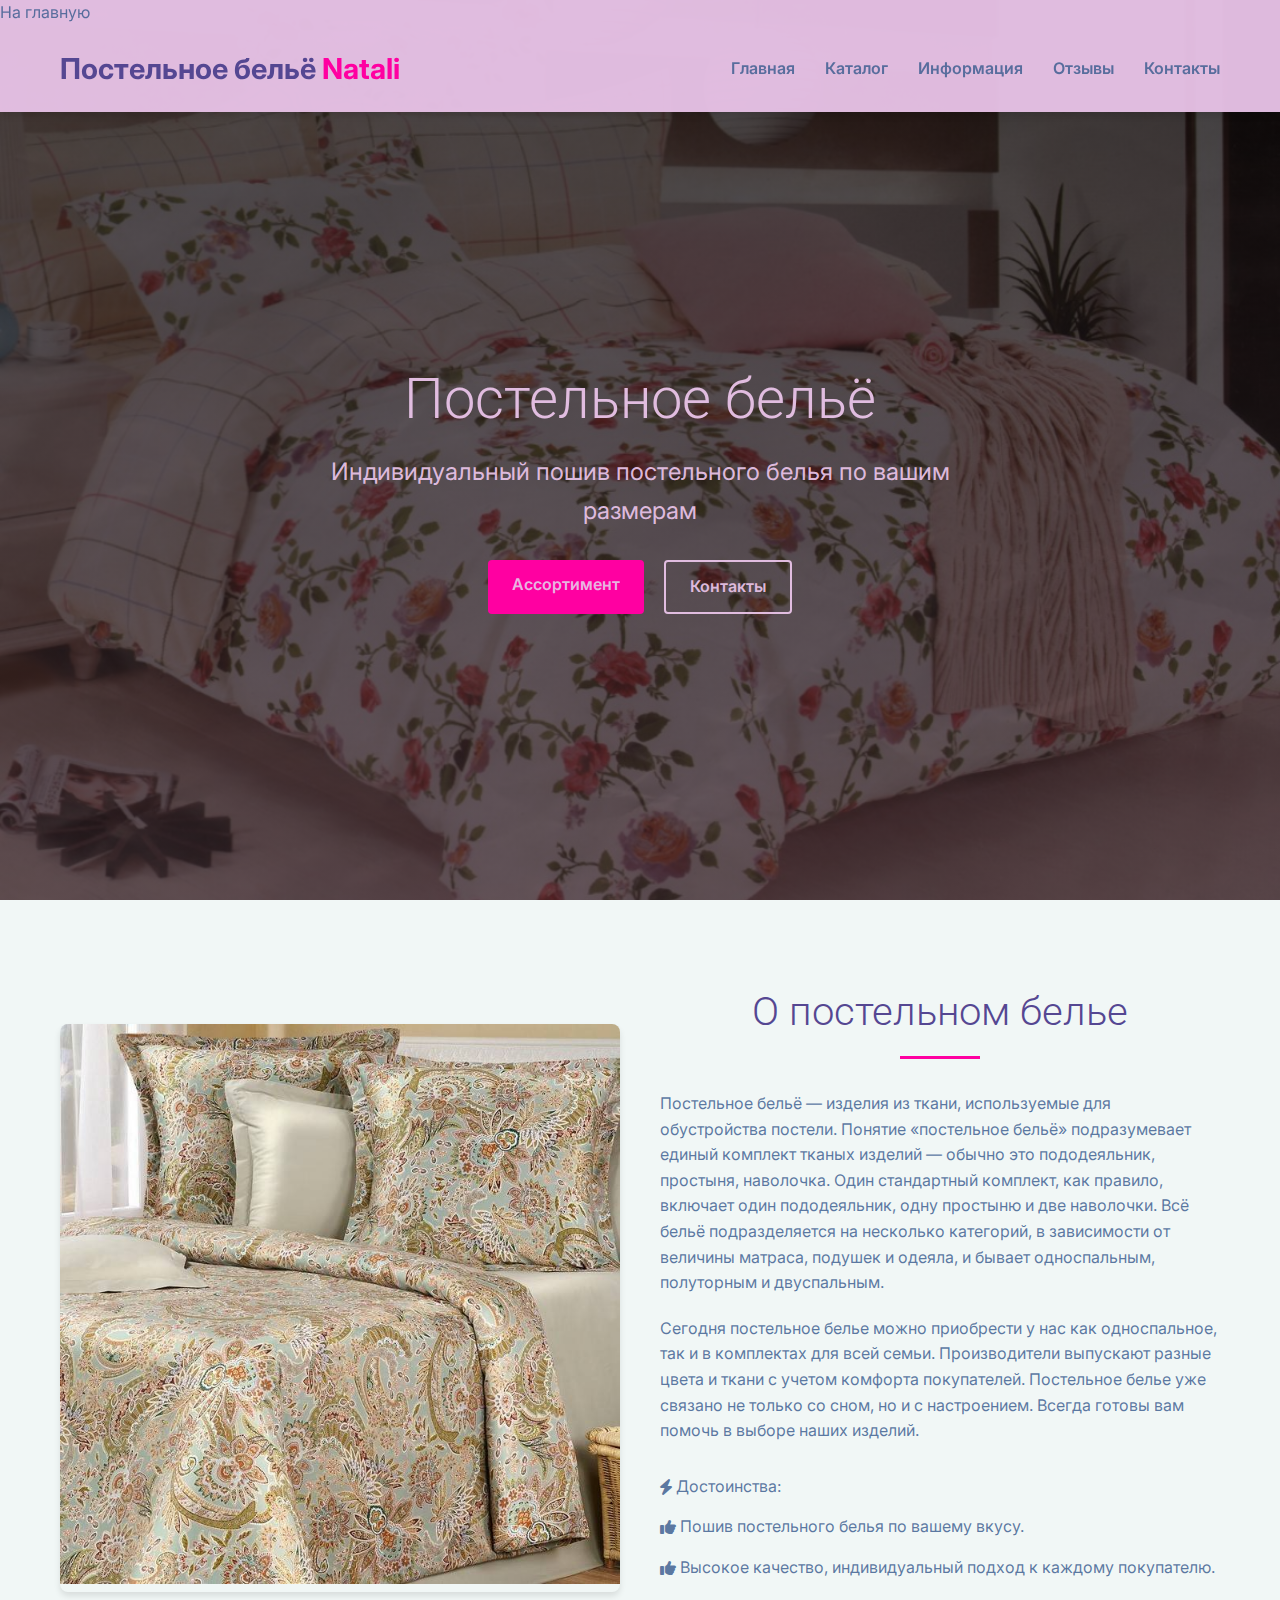
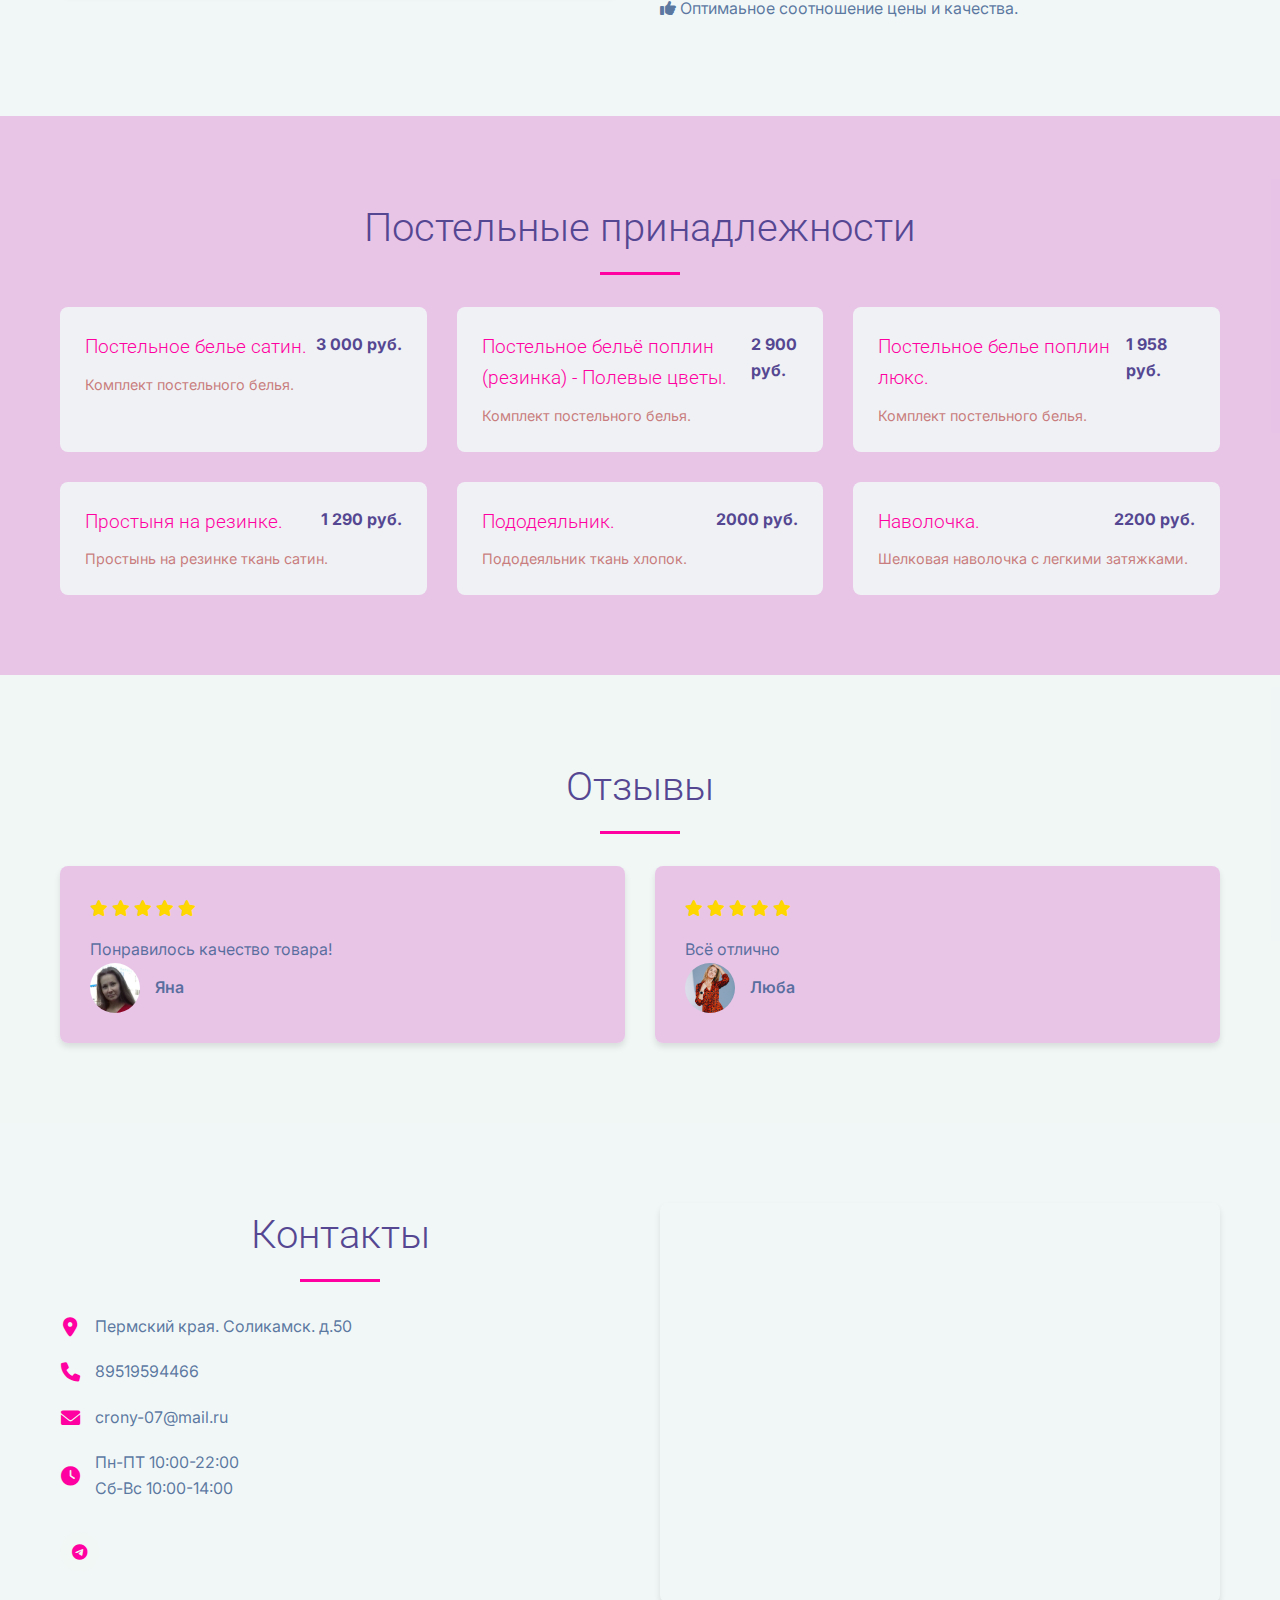
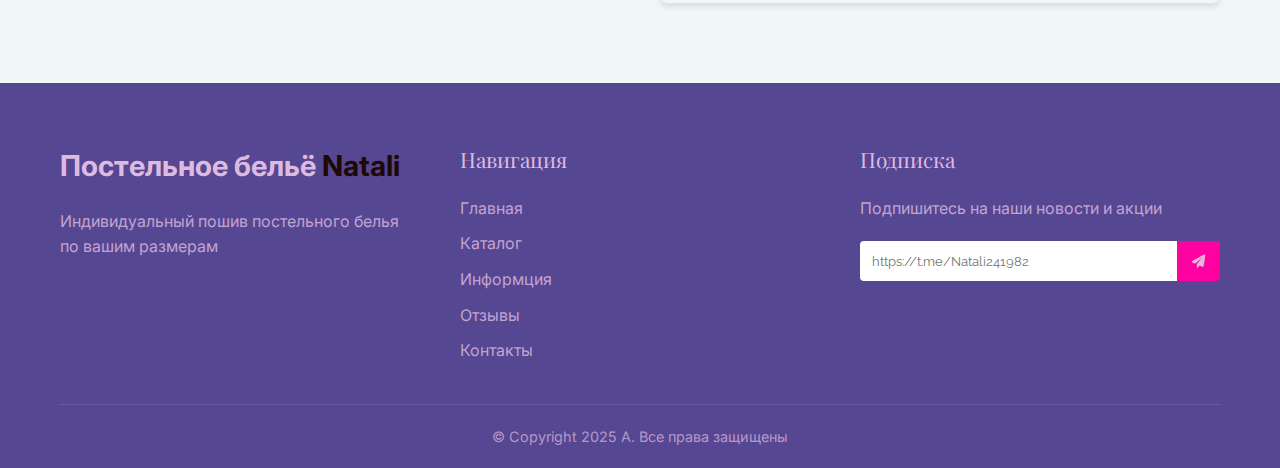
<file: web-1-main/task5.html>
<!DOCTYPE html>
<html lang="ru">

<head>
    <meta charset="UTF-8">
    <meta name="viewport" content="width=device-width, initial-scale=1.0">
    <title>Итоговая работа</title>

    <link
        href="https://fonts.googleapis.com/css2?family=Playfair+Display:wght@400;700&family=Raleway:wght@400;600&display=swap"
        rel="stylesheet">
    <link rel="stylesheet" href="https://cdnjs.cloudflare.com/ajax/libs/font-awesome/6.0.0-beta3/css/all.min.css">
    <link rel="stylesheet" href="css/reset.css">
    <link rel="stylesheet" href="css/styles.css">
</head>

<body>

    <header class="header">
        <a href="index.html">На главную</a>

        <div class="container">
            <div class="header__inner">

                <a href="#" class="logo"> Постельное бельё <span> Natali </span></a>
                <nav class="nav">
                    <ul class="nav__list">
                        <li class="nav__item"><a href="#" class="nav__link">Главная</a></li>
                        <li class="nav__item"><a href="#menu" class="nav__link">Каталог</a></li>
                        <li class="nav__item"><a href="#about" class="nav__link">Информация</a></li>
                        <li class="nav__item"><a href="#reviews" class="nav__link">Отзывы</a></li>
                        <li class="nav__item"><a href="#contacts" class="nav__link">Контакты</a></li>
                    </ul>
                </nav>
                <button class="menu-toggle" aria-label="Меню">
                    <span class="menu-toggle__line"></span>
                    <span class="menu-toggle__line"></span>
                    <span class="menu-toggle__line"></span>
                </button>
            </div>
        </div>
    </header>

    <main class="main">
        <section class="hero">
            <div class="container">
                <h1 class="hero__title">Постельное бельё</h1>
                <p class="hero__subtitle">Индивидуальный пошив постельного белья по вашим размерам</p>
                <div class="hero__buttons">
                    <a href="#menu" class="btn btn--primary">Ассортимент</a>
                    <a href="#contacts" class="btn btn--outline">Контакты</a>
                </div>
            </div>
        </section>

        <section id="about" class="about">
            <div class="container">
                <div class="about__inner">
                    <div class="about__image">
                        <img src="8675.970@2x.jpeg" alt="О постельном белье">
                    </div>
                    <div class="about__content">
                        <h2 class="section-title">О постельном белье</h2>
                        <p class="about__text">Постельное бельё — изделия из ткани, используемые для обустройства
                            постели. Понятие «постельное бельё» подразумевает единый комплект тканых изделий — обычно
                            это пододеяльник, простыня, наволочка. Один стандартный комплект, как правило, включает один
                            пододеяльник, одну простыню и две наволочки. Всё бельё подразделяется на несколько
                            категорий, в зависимости от величины матраса, подушек и одеяла, и бывает односпальным,
                            полуторным и двуспальным.</p>
                        <p class="about__text">Сегодня постельное белье можно приобрести у нас как односпальное, так и в
                            комплектах для всей семьи. Производители выпускают разные цвета и ткани с учетом комфорта
                            покупателей. Постельное белье уже связано не только со сном, но и с настроением. Всегда
                            готовы вам помочь в выборе наших изделий.</p>
                        <ul class="about__features">
                            <li class="feature-item">
                                <i class="fa-solid fa-bolt"></i>&nbsp;
                                <span>Достоинства:</span>
                            </li>
                            <li class="feature-item">
                                <i class="fa-solid fa-thumbs-up"></i>&nbsp;
                                <span>Пошив постельного белья по вашему вкусу.</span>
                            </li>
                            <li class="feature-item">
                                <i class="fa-solid fa-thumbs-up"></i>&nbsp;

                                <span>Высокое качество, индивидуальный подход к каждому покупателю.</span>
                            </li>
                            <li class="feature-item">
                                <i class="fa-solid fa-thumbs-up"></i>&nbsp;
                                <span>Оптимаьное соотношение цены и качества.</span>
                            </li>
                        </ul>
                    </div>
                </div>
            </div>
        </section>

        <section id="menu" class="menu">
            <div class="container">
                <h2 class="section-title">Постельные принадлежности</h2>
                <div class="menu__content active" id="coffee">
                    <div class="menu__grid">
                        <div class="menu-item">
                            <div class="menu-item__header">
                                <h3 class="menu-item__title">Постельное белье сатин. </h3>
                                <span class="menu-item__price">3 000 руб.</span>
                            </div>
                            <p class="menu-item__description">Комплект постельного белья.</p>
                        </div>
                        <div class="menu-item">
                            <div class="menu-item__header">
                                <h3 class="menu-item__title">Постельное бельё поплин (резинка) - Полевые цветы.</h3>
                                <span class="menu-item__price">2 900 руб.</span>
                            </div>
                            <p class="menu-item__description">Комплект постельного белья.</p>
                        </div>
                        <div class="menu-item">
                            <div class="menu-item__header">
                                <h3 class="menu-item__title">Постельное белье поплин люкс.</h3>
                                <span class="menu-item__price">1 958 руб.</span>
                            </div>
                            <p class="menu-item__description">Комплект постельного белья.</p>
                        </div>
                        <div class="menu-item">
                            <div class="menu-item__header">
                                <h3 class="menu-item__title">Простыня на резинке.</h3>
                                <span class="menu-item__price">1 290 руб.</span>
                            </div>
                            <p class="menu-item__description">Простынь на резинке ткань сатин.</p>
                        </div>
                        <div class="menu-item">
                            <div class="menu-item__header">
                                <h3 class="menu-item__title">Пододеяльник.</h3>
                                <span class="menu-item__price">2000 руб.</span>
                            </div>
                            <p class="menu-item__description">Пододеяльник ткань хлопок.</p>
                        </div>
                        <div class="menu-item">
                            <div class="menu-item__header">
                                <h3 class="menu-item__title">Наволочка.</h3>
                                <span class="menu-item__price">2200 руб.</span>
                            </div>
                            <p class="menu-item__description">Шелковая наволочка с легкими затяжками.</p>
                        </div>
                    </div>
                </div>

            </div>
        </section>

        <section id="reviews" class="reviews">
            <div class="container">
                <h2 class="section-title">Отзывы</h2>
                <div class="reviews__slider">
                    <div class="review">
                        <div class="review__rating">
                            <i class="fas fa-star"></i>
                            <i class="fas fa-star"></i>
                            <i class="fas fa-star"></i>
                            <i class="fas fa-star"></i>
                            <i class="fas fa-star"></i>
                        </div>
                        <p class=>Понравилось качество товара!</p>
                        <div class="review__author">
                            <img src="photo_2022-05-10_12-58-31.jpg" alt="аватар" class="review__photo">
                            <span class="review__name">Яна</span>
                        </div>
                    </div>
                    <div class="review">
                        <div class="review__rating">
                            <i class="fas fa-star"></i>
                            <i class="fas fa-star"></i>
                            <i class="fas fa-star"></i>
                            <i class="fas fa-star"></i>
                            <i class="fas fa-star"></i>
                        </div>
                        <p class=>Всё отлично</p>
                        <div class="review__author">
                            <img src="photo_2023-11-15_10-52-44.jpg" alt="" class="review__photo">
                            <span class="review__name">Люба</span>
                        </div>
                    </section>

        <section id="contacts" class="contacts">
            <div class="container">
                <div class="contacts__inner">
                    <div class="contacts__info">
                        <h2 class="section-title">Контакты</h2>
                        <div class="contact-item">
                            <i class="fas fa-map-marker-alt contact-icon"></i>
                            <span>Пермский края. Соликамск. д.50</span>
                        </div>
                        <div class="contact-item">
                            <i class="fas fa-phone contact-icon"></i>
                            <span>89519594466</span>
                        </div>
                        <div class="contact-item">
                            <i class="fas fa-envelope contact-icon"></i>
                            <span>crony-07@mail.ru</span>
                        </div>
                        <div class="contact-item">
                            <i class="fas fa-clock contact-icon"></i>
                            <span>Пн-ПТ 10:00-22:00<br>Сб-Вс 10:00-14:00</span>
                        </div>
                        <div class="social-links">


                            <a href="https://t.me/Natali241982" class="social-link" aria-label="Telegram"><i
                                    class="fab fa-telegram"></i></a>
                        </div>
                    </div>
                    <div class="contacts__map">
                        <iframe
                            src="https://www.google.com/maps/embed?pb=!1m18!1m12!1m3!1d2012.8581987139407!2d56.70768467477878!3d59.701918681143624!2m3!1f0!2f0!3f0!3m2!1i1024!2i768!4f13.1!3m3!1m2!1s0x43ede9e678be4e61%3A0xfe89f2189361904!2z0YPQuy4g0KHQtdCy0LXRgNC90LDRjywgNTAsINCh0L7Qu9C40LrQsNC80YHQuiwg0J_QtdGA0LzRgdC60LjQuSDQutGA0LDQuSwgNjE4NTUz!5e0!3m2!1sru!2sru!4v1759244374850!5m2!1sru!2sru" width="600" height="450" style="border:0;" allowfullscreen="" loading="lazy" referrerpolicy="no-referrer-when-downgrade"
                            width="600" height="450" style="border:0;" allowfullscreen="" loading="lazy"
                            referrerpolicy="no-referrer-when-downgrade"></iframe>"
                        width="100%" height="100%" style="border:0;" allowfullscreen="" loading="lazy"></iframe>
                    </div>
                </div>
            </div>
        </section>
    </main>

    <footer class="footer">
        <div class="container">
            <div class="footer__inner">
                <div class="footer__logo">
                    <a href="#" class="logo">Постельное бельё <span> Natali</span></a>
                    <p class="footer__text">Индивидуальный пошив постельного белья по вашим размерам</p>
                </div>
                <div class="footer__nav">
                    <h3 class="footer__title">Навигация</h3>
                    <ul class="footer__list">
                        <li><a href="#" class="footer__link">Главная</a></li>
                        <li><a href="#menu" class="footer__link">Каталог</a></li>
                        <li><a href="#about" class="footer__link">Информция</a></li>
                        <li><a href="#reviews" class="footer__link">Отзывы</a></li>
                        <li><a href="#contacts" class="footer__link">Контакты</a></li>
                    </ul>
                </div>
                <div class="footer__subscribe">
                    <h3 class="footer__title">Подписка</h3>
                    <p class="footer__text">Подпишитесь на наши новости и акции</p>
                    <form class="subscribe-form">
                        <input type="email" placeholder="https://t.me/Natali241982" class="subscribe-input">
                        <button type="submit" class="subscribe-btn"><i class="fas fa-paper-plane"></i></button>
                    </form>
                </div>
            </div>
            <div class="footer__bottom">
                <p class="footer__copyright">© Copyright 2025 А. Все права защищены</p>
            </div>
        </div>
    </footer>


</body>

</html>
</file>
<file: task2.css>
*{
    font-family:Arial;
    margin:0 ;
    padding:0 ;
    box-sizing:border-box ;
}
.back-to-main{
    display: block ;
    margin: 20px;
     width: max-content ;
}
body{
    background: #f5f5f5; 
}

.card{
    max-width: 500px;
    width: 100%;
    background:white ;
    margin: 20px auto;
    padding: 20px;
    border-radius: 15px;
    box-shadow: 0px 5px 15px rgba( 0, 0 ,0,.1);
    transition: 0.3s;
}
.card:hover{
    transform :scale(1.02);

}

.card .favorit{
    text-align: right;
}

.card .favorit a{
    text-decoration: none;
}
.card img{
    width: 100%;
}

.card h3{
    margin: 16px 0px;
    font-size: 20px;
    text-align: center;
}

.card .info{
    line-height: 1.3;
    margin: 16px 0px;
}

.card .praice{
    color: #2c3e50;
    font-weight: bold;
    font-size: 24px;
}

.card .old-price{
    color: #e74c3c;
    text-decoration: line-through;
    font-size: 16px;
}

.card button{
    background: linear-gradient(to right,#3498db,#2ecc71);
    color: white;
    border: none;
    padding: 10px 20px;
    border-radius: 5px;
    cursor: pointer;
}

.card button:hover{
    filter: brightness(0.8);
}
</file>
<file: task3.css>
@import url('https://fonts.googleapis.com/css2?family=Poppins:ital,wght@0,100;0,200;0,300;0,400;0,500;0,600;0,700;0,800;0,900;1,100;1,200;1,300;1,400;1,500;1,600;1,700;1,800;1,900&display=swap');
*{
    margin: 0;
    padding: 0;
    box-sizing: border-box;
    font-family:"Poppins",sans-serif ;
}

body{
    min-height: 100vh;
    background-color: black;
    color: white;
}

.cards{
    display: flex;
    height: 100vh;
    gap: 2px;
    overflow: hidden;
}
.card-1{
    background:linear-gradient(rgba(0, 0, 0, 0),rgba(0, 0, 0, 0.7)), url(Image.png);
}
.card-2{
    background:linear-gradient(rgba(0, 0, 0, 0),rgba(0, 0, 0, 0.7)), url(Image-1.png);

}
.card-3{
    background:linear-gradient(rgba(0, 0, 0, 0),rgba(0, 0, 0, 0.7)), url(Image-2.png);

}

.card-4{
    background:linear-gradient(rgba(0, 0, 0, 0),rgba(0, 0, 0, 0.7)), url(Image-3.png);

}

.card{
    padding: 40px;
    display: flex;
    flex-direction: column;
    justify-content: end;
    flex: 1;
    gap: 16px;
    background-size:cover;
    background-position: center;
    transition: 0.3s;
}
.card:hover{
    transform:scale(105%);
    z-index: 1;
    position: relative;
}

h3{
    font-size: 38px;
    text-transform: uppercase;
    line-height: 38px;


}

h4{
    font-size: 12px;
    text-transform: capitalize;
    opacity: 0.7;
    font-weight: normal;
}
</file>
<file: task4.css>
@import url('https://fonts.googleapis.com/css2?family=Inter+Tight:ital,wght@0,100..900;1,100..900&family=Inter:ital,opsz,wght@0,14..32,100..900;1,14..32,100..900&display=swap');
@import url('https://fonts.googleapis.com/css2?family=Inter+Tight:ital,wght@0,100..900;1,100..900&family=Inter:ital,opsz,wght@0,14..32,100..900;1,14..32,100..900&family=Lora:ital,wght@0,400..700;1,400..700&display=swap');
*{
    box-sizing: border-box;
}
body{
    font-family: Inter, sans-serif;
}
a{
    text-decoration: none;
}
header{
    max-width: 1500px;
    margin: 0 auto;
    padding: 60px 100px 40 px;
    display: flex;
    align-items: center;
    justify-content: space-between;
}
.logo{
    font-size: 32px;
    text-transform: uppercase;
    font-weight: 900;
    color: #076bb2;
}
nav{
    display: flex;
    align-items: center;
    gap: 35px;
}
nav a{
    color: black;
    font-size: 20px;
}
button{
    background: #076bb2;
    color: white;
    border: none;
    text-transform: uppercase;
    padding: 10px 80px;
    font-size: 20px;
    cursor: pointer;
}
.lang{
    display: flex;
     align-items: center;
     gap: 3px;
}
.burger-btn{
    background: transparent;
    padding: 0;
    display: none;
}
.hero{
    height: 981px;
    background: url(hero.png);
    background-size: cover;
    display: flex;
    align-items: end;
    justify-content: center;
    padding-bottom: 140px;
}
.hero-choose{
    padding: 24px 20px;
    width: 235px;
    height: 100px;
    color: white;
    display: flex;
    flex-direction: column;
    justify-content: center;
}
.hero-choose:nth-child(1){
    background: #7b7b7b;
}
.hero-choose:nth-child(2){
    background: #504f4f;
}
.hero-choose:nth-child(3){
    background: #303030;
}
.hero-choose h4{
    line-height: 160%;
}
.hero-choose select {
    background: transparent;
    border: none;
    color: white;
    font-size: 20px;
    font-weight: 600;
}
.hero button{
    height: 100px;
    padding: 20px;
}
 .about-us {
    margin: 100px auto;
    max-width: 1080px;
    padding: 0px 30px;
    line-height: 150%;
    text-align: center;
 }
 h2 {
    font-size: 64px;
    color: #888;
    font-family: "Lora", serif;
    font-weight: 700;
    line-height: 150%;
    text-align: center;
 }
 .about-us p {
    margin: 30px 0px;
 }
 .our-events {
    text-align: center;
    padding: 30px;
 }

 .cards {
    display: grid;
    grid-template-columns:repeat(3, 1fr);
    max-width: 1300px;
    margin: 25px auto;
    gap: 20px;
 }
 .card {
    position: relative;
 }
 .card-date {
    position: absolute;
    top: 0;
    left: 0;
    background: white;
    width: 130px;
    height: 130px;
    display: flex;
    align-items: center;
    justify-content: start;
    flex-direction: column;
    font-size: 20px;
 }
 .card-date-day{
    font-size: 40px;
 }
 .card img {
    width: 100%;
    height: 360px;
    object-fit: cover;
 }
 .card-body {
    padding: 40px;
    text-align: center;
    display: flex;
    flex-direction: column;
    gap: 10px;
    text-transform: uppercase;
 }
 .card-body h4{
    font-size: 20px;
    font-weight: 500;
    text-transform: none;
 }
 .contact-us{
    max-width: 940px;
    margin: 100px auto;
    padding: 30px;
 }
.contact-form{
    display: flex;
    flex-direction: column;
    gap: 60px;
}
.contact-form-fields {
    display: grid;
    grid-template-columns: repeat(2, 1fr);
    gap: 60px;
    margin: 100px;
}
.contact-form-fields input {
    border: none;
    border-bottom: 1px solid black;
    padding: 10px 0;
    outline: none;
}
.contact-form text area {
    resize: none;
    height: 100px;
    border: 1px solid black;
    outline: none;
}
.contact-form button {
    width: 235px;
    display: block;
    margin: 0 auto;
}
footer {
    background: #033C65;
    padding: 60px;
}
.footer-body{
    max-width: 1160px;
    margin: 0 auto;
    color: white;
}
.footer-body h3{
    font-size: 64px;
    text-align: center;
    text-transform: uppercase;
    font-weight: 900;
}
.footer-body-links{
    display: flex;
    justify-content: space-between;
    padding: 65px 0px 30px;
}
.footer-body-links ul{
    display: flex;
    flex-direction: column;
    gap: 15px;
}
.footer-body-links a{
    font-weight: 100;
    color: white;

}
.footer-body-links h4{
    margin-bottom: 15px;
    font-family: "Lora", serif;
    font-weight: 700;
    font-size: 24px;
}
.footer-social-media{
    display: flex;
    align-items: center;
    gap: 15px;
    margin: 20px 0px;
}
.footer-policy{
     display: flex;
    align-items: center;
    gap: 15px;
    border-top: 2px solid white;
    padding: 15px 0px 32px;
}
.footer-policy a{
    color: white;
    font-weight: 100;
}
.rights{
    font-weight: 100;
    opacity: 0.5;
}


@media screen and (max-width: 992px) {
    .burger-btn{
        display: block;
    }
    nav{
        display: none;
    }
    .cards {
        grid-template-columns: repeat(1,1fr);
    }
    .card img {
        height: 60vw;
    }
}

@media screen and (max-width: 768px) {
    .hero{
        flex-direction: column;
        align-items: center;
        justify-content: end;
    }
    .hero button, .hero-choose{
        width: max(70%, 300px);
    }
    .contact-form-fields {
        grid-template-columns: repeat(1,1fr);
        gap: 30px;
        margin-top: 40px;
    }
    .contact-form{
        gap: 30px;
    }
  }
  @media screen and (max-width: 550px){
    .footer-body-links, .footer-policy, .footer-social-media, .rights{
        display: none;
    }
    .footer-body h3{
        font-size: 32px;
    }
}
@media screen and (max-width: 450px){
    header{
        padding: 30px;
    }

    .logo{
        font-size: 20px;
    }

    h2{
        font-size: 20px;
    }

    .about-us p{
        font-size: 14px;
        margin: 14px 0 px;
        color: #303030;
    }
    .card-date {
        width: 70px;
        height: 70px;
        font-size: 16px;
    }
    .card-date-day {
        font-size: 20px;
    }
}
</file>
<file: css/styles.css>
@import url('https://fonts.googleapis.com/css2?family=Inter:ital,opsz,wght@0,14..32,100..900;1,14..32,100..900&family=Roboto:ital,wght@0,100..900;1,100..900&display=swap');
:root {
    --primary-color: hsl(322, 100%, 50%);
    --primary-color-hover: #1fc0b0;
    --secondary-color: #1e0904;
    --dark-color: #554792;
    --light-color: #eff6f5e6;
    --white-color: #e7c2e6f5;
    --text-color: #395b8ecf;
    --gray-color: #b84949b3;
    --shadow: 0 4px 6px rgba(0, 0, 0, 0.1);
    --transition: all 0.3s ease;
}

* {
    margin: 0;
    padding: 0;
    box-sizing: border-box;
}

body {
    font-family: 'Inter', sans-serif;
    line-height: 1.6;
    color: var(--text-color);
    background-color: var(--light-color);
}

h1, h2, h3, h4 {
    font-family: 'Roboto', serif;
    font-weight: 300;
}

.container {
    width: 100%;
    max-width: 1200px;
    margin: 0 auto;
    padding: 0 20px;
}

img {
    max-width: 100%;
    height: auto;
}

a {
    text-decoration: none;
    color: inherit;
}

ul {
    list-style: none;
}

.btn {
    display: inline-block;
    padding: 12px 24px;
    border-radius: 4px;
    font-weight: 600;
    text-align: center;
    cursor: pointer;
    transition: var(--transition);
    border: none;
    font-size: 1rem;
}

.btn--primary {
    background-color: var(--primary-color);
    color: var(--white-color);
}

.btn--primary:hover {
    background-color:var(--primary-color-hover);
    transform: translateY(-2px);
    box-shadow: var(--shadow);
}

.btn--outline {
    background-color: transparent;
    color: var(--white-color);
    border: 2px solid var(--white-color);
}

.btn--outline:hover {
    background-color: rgba(255, 255, 255, 0.1);
    transform: translateY(-2px);
}

.section-title {
    font-size: 2.5rem;
    margin-bottom: 2rem;
    text-align: center;
    color: var(--dark-color);
    position: relative;
    padding-bottom: 15px;
}

.section-title::after {
    content: '';
    position: absolute;
    bottom: 0;
    left: 50%;
    transform: translateX(-50%);
    width: 80px;
    height: 3px;
    background-color: var(--primary-color);
}

.header {
    background-color: var(--white-color);
    box-shadow: var(--shadow);
    position: fixed;
    width: 100%;
    top: 0;
    left: 0;
    z-index: 1000;
}

.header__inner {
    display: flex;
    justify-content: space-between;
    align-items: center;
    padding: 20px 0;
}

.logo {
    font-size: 1.8rem;
    font-weight: 700;
    color: var(--dark-color);
}

.logo span {
    color: var(--primary-color);
}

.nav__list {
    display: flex;
    gap: 30px;
}

.nav__link {
    font-weight: 600;
    position: relative;
    padding: 5px 0;
    transition: var(--transition);
}

.nav__link::after {
    content: '';
    position: absolute;
    bottom: 0;
    left: 0;
    width: 0;
    height: 2px;
    background-color: var(--primary-color);
    transition: var(--transition);
}

.nav__link:hover {
    color: var(--primary-color);
}

.nav__link:hover::after {
    width: 100%;
}

.menu-toggle {
    display: none;
    background: none;
    border: none;
    cursor: pointer;
    padding: 10px;
    z-index: 1001;
}

.menu-toggle__line {
    display: block;
    width: 25px;
    height: 2px;
    background-color: var(--dark-color);
    margin: 5px 0;
    transition: var(--transition);
}


.hero {
    background: linear-gradient(rgba(0, 0, 0, 0.7), rgba(42, 26, 31, 0.7)), url('../dominica-kpb-cont-12634-20220302.jpg') no-repeat center center/cover;
    height: 100vh;
    color: var(--white-color);
    display: flex;
    align-items: center;
    text-align: center;
    padding-top: 80px;
}

.hero__title {
    font-size: 3.5rem;
    margin-bottom: 20px;
    line-height: 1.2;
}

.hero__subtitle {
    font-size: 1.5rem;
    margin-bottom: 30px;
    max-width: 700px;
    margin-left: auto;
    margin-right: auto;
}

.hero__buttons {
    display: flex;
    gap: 20px;
    justify-content: center;
}

.about {
    padding: 80px 0;
}

.about__inner {
    display: grid;
    grid-template-columns: 1fr 1fr;
    gap: 40px;
    align-items: center;
}

.about__image {
    border-radius: 8px;
    overflow: hidden;
    box-shadow: var(--shadow);
}

.about__image img {
    width: 100%;
    height: 100%;
    object-fit: cover;
    transition: var(--transition);
}

.about__image:hover img {
    transform: scale(1.05);
}

.about__text {
    margin-bottom: 20px;
}

.about__features {
    margin-top: 30px;
}

.feature-item {
    display: flex;
    align-items: center;
    margin-bottom: 15px;
}

.feature-icon {
    margin-right: 15px;
    color: var(--primary-color);
    font-size: 1.2rem;
}

.menu {
    padding: 80px 0;
    background-color: var(--white-color);
}

.menu__tabs {
    display: flex;
    justify-content: center;
    margin-bottom: 30px;
    gap: 10px;
}

.tab-btn {
    padding: 10px 20px;
    background: none;
    border: none;
    border-bottom: 2px solid transparent;
    font-family: 'Raleway', sans-serif;
    font-weight: 600;
    font-size: 1rem;
    cursor: pointer;
    transition: var(--transition);
    color: var(--gray-color);
}

.tab-btn.active {
    color: var(--primary-color);
    border-bottom-color: var(--primary-color);
}

.tab-btn:hover {
    color: var(--primary-color);
}

.menu__content {
    display: none;
}

.menu__content.active {
    display: block;
}

.menu__grid {
    display: grid;
    grid-template-columns: repeat(auto-fit, minmax(300px, 1fr));
    gap: 30px;
}

.menu-item {
    background-color: var(--light-color);
    padding: 25px;
    border-radius: 8px;
    transition: var(--transition);
}

.menu-item:hover {
    transform: translateY(-5px);
    box-shadow: var(--shadow);
}

.menu-item__header {
    display: flex;
    justify-content: space-between;
    margin-bottom: 10px;
}

.menu-item__title {
    font-size: 1.2rem;
    color: var(--primary-color);
}

.menu-item__price {
    font-weight: 700;
    color: var(--dark-color);
}

.menu-item__description {
    color: var(--gray-color);
    font-size: 0.9rem;
}

.reviews {
    padding: 80px 0;
    background-color: var(--light-color);
}

.reviews__slider {
    display: grid;
    grid-template-columns: repeat(auto-fit, minmax(300px, 1fr));
    gap: 30px;
}

.review {
    background-color: var(--white-color);
    padding: 30px;
    border-radius: 8px;
    box-shadow: var(--shadow);
    transition: var(--transition);
}

.review:hover {
    transform: translateY(-5px);
}

.review__rating {
    color: #FFD700;
    margin-bottom: 15px;
}

.review__text {
    font-style: italic;
    margin-bottom: 20px;
    position: relative;
}

.review__text::before {
    content: '"';
    font-size: 3rem;
    color: var(--secondary-color);
    position: absolute;
    top: -20px;
    left: -10px;
    opacity: 0.3;
}

.review__author {
    display: flex;
    align-items: center;
}

.review__photo {
    width: 50px;
    height: 50px;
    border-radius: 50%;
    object-fit: cover;
    margin-right: 15px;
}

.review__name {
    font-weight: 600;
}

.contacts {
    padding: 80px 0;
}

.contacts__inner {
    display: grid;
    grid-template-columns: 1fr 1fr;
    gap: 40px;
}

.contact-item {
    display: flex;
    align-items: center;
    margin-bottom: 20px;
}

.contact-icon {
    margin-right: 15px;
    color: var(--primary-color);
    font-size: 1.2rem;
    width: 20px;
    text-align: center;
}

.contacts__map {
    height: 400px;
    border-radius: 8px;
    overflow: hidden;
    box-shadow: var(--shadow);
}

.social-links {
    display: flex;
    gap: 15px;
    margin-top: 30px;
}

.social-link {
    display: flex;
    align-items: center;
    justify-content: center;
    width: 40px;
    height: 40px;
    border-radius: 50%;
    background-color: var(--light-color);
    color: var(--primary-color);
    transition: var(--transition);
}

.social-link:hover {
    background-color: var(--primary-color);
    color: var(--white-color);
    transform: translateY(-3px);
}

.footer {
    background-color: var(--dark-color);
    color: var(--white-color);
    padding: 60px 0 20px;
}

.footer__inner {
    display: grid;
    grid-template-columns: repeat(auto-fit, minmax(250px, 1fr));
    gap: 40px;
    margin-bottom: 40px;
}

.footer__logo .logo {
    color: var(--white-color);
}

.footer__logo .logo span {
    color: var(--secondary-color);
}

.footer__text {
    margin-top: 20px;
    opacity: 0.8;
    line-height: 1.6;
}

.footer__title {
    font-size: 1.3rem;
    margin-bottom: 20px;
    font-family: 'Playfair Display', serif;
}

.footer__list {
    display: flex;
    flex-direction: column;
    gap: 10px;
}

.footer__link {
    opacity: 0.8;
    transition: var(--transition);
}

.footer__link:hover {
    opacity: 1;
    color: var(--secondary-color);
}

.subscribe-form {
    display: flex;
    margin-top: 20px;
}

.subscribe-input {
    flex: 1;
    padding: 12px;
    border: none;
    border-radius: 4px 0 0 4px;
    font-family: 'Raleway', sans-serif;
}

.subscribe-input:focus {
    outline: none;
    box-shadow: 0 0 0 2px var(--secondary-color);
}

.subscribe-btn {
    background-color: var(--primary-color);
    color: var(--white-color);
    border: none;
    border-radius: 0 4px 4px 0;
    padding: 0 15px;
    cursor: pointer;
    transition: var(--transition);
}

.subscribe-btn:hover {
    background-color: var(--secondary-color);
}

.footer__bottom {
    padding-top: 20px;
    border-top: 1px solid rgba(255, 255, 255, 0.1);
    text-align: center;
}

.footer__copyright {
    opacity: 0.7;
    font-size: 0.9rem;
}

@media (max-width: 992px) {
    .section-title {
        font-size: 2rem;
    }
    
    .hero__title {
        font-size: 2.8rem;
    }
    
    .hero__subtitle {
        font-size: 1.3rem;
    }
    
    .about__inner {
        grid-template-columns: 1fr;
    }
    
    .about__image {
        order: -1;
    }
}

@media (max-width: 768px) {
    .nav {
        position: fixed;
        top: 80px;
        left: -100%;
        width: 80%;
        height: calc(100vh - 80px);
        background-color: var(--white-color);
        box-shadow: var(--shadow);
        transition: var(--transition);
        z-index: 999;
        flex-direction: column;
        padding: 30px;
    }
    
    .nav.active {
        left: 0;
    }
    
    .nav__list {
        flex-direction: column;
        gap: 20px;
    }
    
    .menu-toggle {
        display: block;
    }
    
    .menu-toggle.active .menu-toggle__line:nth-child(1) {
        transform: rotate(45deg) translate(5px, 5px);
    }
    
    .menu-toggle.active .menu-toggle__line:nth-child(2) {
        opacity: 0;
    }
    
    .menu-toggle.active .menu-toggle__line:nth-child(3) {
        transform: rotate(-45deg) translate(7px, -6px);
    }
    
    .hero {
        height: auto;
        padding: 120px 0 80px;
    }
    
    .hero__buttons {
        flex-direction: column;
        gap: 15px;
    }
    
    .contacts__inner {
        grid-template-columns: 1fr;
    }
    
    .contacts__map {
        height: 300px;
    }
}

@media (max-width: 576px) {
    .section-title {
        font-size: 1.8rem;
    }
    
    .hero__title {
        font-size: 2.2rem;
    }
    
    .hero__subtitle {
        font-size: 1.1rem;
    }
    
    .menu__tabs {
        flex-direction: column;
    }
}
</file>
<file: web-1-main/task4.css>
@import url('https://fonts.googleapis.com/css2?family=Inter+Tight:ital,wght@0,100..900;1,100..900&family=Inter:ital,opsz,wght@0,14..32,100..900;1,14..32,100..900&display=swap');
@import url('https://fonts.googleapis.com/css2?family=Inter+Tight:ital,wght@0,100..900;1,100..900&family=Inter:ital,opsz,wght@0,14..32,100..900;1,14..32,100..900&family=Lora:ital,wght@0,400..700;1,400..700&display=swap');
*{
    box-sizing: border-box;
}
body{
    font-family: Inter, sans-serif;
}
a{
    text-decoration: none;
}
header{
    max-width: 1500px;
    margin: 0 auto;
    padding: 60px 100px 40 px;
    display: flex;
    align-items: center;
    justify-content: space-between;
}
.logo{
    font-size: 32px;
    text-transform: uppercase;
    font-weight: 900;
    color: #076bb2;
}
nav{
    display: flex;
    align-items: center;
    gap: 35px;
}
nav a{
    color: black;
    font-size: 20px;
}
button{
    background: #076bb2;
    color: white;
    border: none;
    text-transform: uppercase;
    padding: 10px 80px;
    font-size: 20px;
    cursor: pointer;
}
.lang{
    display: flex;
     align-items: center;
     gap: 3px;
}
.burger-btn{
    background: transparent;
    padding: 0;
    display: none;
}
.hero{
    height: 981px;
    background: url(hero.png);
    background-size: cover;
    display: flex;
    align-items: end;
    justify-content: center;
    padding-bottom: 140px;
}
.hero-choose{
    padding: 24px 20px;
    width: 235px;
    height: 100px;
    color: white;
    display: flex;
    flex-direction: column;
    justify-content: center;
}
.hero-choose:nth-child(1){
    background: #7b7b7b;
}
.hero-choose:nth-child(2){
    background: #504f4f;
}
.hero-choose:nth-child(3){
    background: #303030;
}
.hero-choose h4{
    line-height: 160%;
}
.hero-choose select {
    background: transparent;
    border: none;
    color: white;
    font-size: 20px;
    font-weight: 600;
}
.hero button{
    height: 100px;
    padding: 20px;
}
 .about-us {
    margin: 100px auto;
    max-width: 1080px;
    padding: 0px 30px;
    line-height: 150%;
    text-align: center;
 }
 h2 {
    font-size: 64px;
    color: #888;
    font-family: "Lora", serif;
    font-weight: 700;
    line-height: 150%;
    text-align: center;
 }
 .about-us p {
    margin: 30px 0px;
 }
 .our-events {
    text-align: center;
    padding: 30px;
 }

 .cards {
    display: grid;
    grid-template-columns:repeat(3, 1fr);
    max-width: 1300px;
    margin: 25px auto;
    gap: 20px;
 }
 .card {
    position: relative;
 }
 .card-date {
    position: absolute;
    top: 0;
    left: 0;
    background: white;
    width: 130px;
    height: 130px;
    display: flex;
    align-items: center;
    justify-content: start;
    flex-direction: column;
    font-size: 20px;
 }
 .card-date-day{
    font-size: 40px;
 }
 .card img {
    width: 100%;
    height: 360px;
    object-fit: cover;
 }
 .card-body {
    padding: 40px;
    text-align: center;
    display: flex;
    flex-direction: column;
    gap: 10px;
    text-transform: uppercase;
 }
 .card-body h4{
    font-size: 20px;
    font-weight: 500;
    text-transform: none;
 }
 .contact-us{
    max-width: 940px;
    margin: 100px auto;
    padding: 30px;
 }
.contact-form{
    display: flex;
    flex-direction: column;
    gap: 60px;
}
.contact-form-fields {
    display: grid;
    grid-template-columns: repeat(2, 1fr);
    gap: 60px;
    margin: 100px;
}
.contact-form-fields input {
    border: none;
    border-bottom: 1px solid black;
    padding: 10px 0;
    outline: none;
}
.contact-form text area {
    resize: none;
    height: 100px;
    border: 1px solid black;
    outline: none;
}
.contact-form button {
    width: 235px;
    display: block;
    margin: 0 auto;
}
footer {
    background: #033C65;
    padding: 60px;
}
.footer-body{
    max-width: 1160px;
    margin: 0 auto;
    color: white;
}
.footer-body h3{
    font-size: 64px;
    text-align: center;
    text-transform: uppercase;
    font-weight: 900;
}
.footer-body-links{
    display: flex;
    justify-content: space-between;
    padding: 65px 0px 30px;
}
.footer-body-links ul{
    display: flex;
    flex-direction: column;
    gap: 15px;
}
.footer-body-links a{
    font-weight: 100;
    color: white;

}
.footer-body-links h4{
    margin-bottom: 15px;
    font-family: "Lora", serif;
    font-weight: 700;
    font-size: 24px;
}
.footer-social-media{
    display: flex;
    align-items: center;
    gap: 15px;
    margin: 20px 0px;
}
.footer-policy{
     display: flex;
    align-items: center;
    gap: 15px;
    border-top: 2px solid white;
    padding: 15px 0px 32px;
}
.footer-policy a{
    color: white;
    font-weight: 100;
}
.rights{
    font-weight: 100;
    opacity: 0.5;
}


@media screen and (max-width: 992px) {
    .burger-btn{
        display: block;
    }
    nav{
        display: none;
    }
    .cards {
        grid-template-columns: repeat(1,1fr);
    }
    .card img {
        height: 60vw;
    }
}

@media screen and (max-width: 768px) {
    .hero{
        flex-direction: column;
        align-items: center;
        justify-content: end;
    }
    .hero button, .hero-choose{
        width: max(70%, 300px);
    }
    .contact-form-fields {
        grid-template-columns: repeat(1,1fr);
        gap: 30px;
        margin-top: 40px;
    }
    .contact-form{
        gap: 30px;
    }
  }
  @media screen and (max-width: 550px){
    .footer-body-links, .footer-policy, .footer-social-media, .rights{
        display: none;
    }
    .footer-body h3{
        font-size: 32px;
    }
}
@media screen and (max-width: 450px){
    header{
        padding: 30px;
    }

    .logo{
        font-size: 20px;
    }

    h2{
        font-size: 20px;
    }

    .about-us p{
        font-size: 14px;
        margin: 14px 0 px;
        color: #303030;
    }
    .card-date {
        width: 70px;
        height: 70px;
        font-size: 16px;
    }
    .card-date-day {
        font-size: 20px;
    }
}
</file>
<file: web-1-main/css/styles.css>
@import url('https://fonts.googleapis.com/css2?family=Inter:ital,opsz,wght@0,14..32,100..900;1,14..32,100..900&family=Roboto:ital,wght@0,100..900;1,100..900&display=swap');
:root {
    --primary-color: hsl(322, 100%, 50%);
    --primary-color-hover: #1fc0b0;
    --secondary-color: #1e0904;
    --dark-color: #554792;
    --light-color: #eff6f5e6;
    --white-color: #e7c2e6f5;
    --text-color: #395b8ecf;
    --gray-color: #b84949b3;
    --shadow: 0 4px 6px rgba(0, 0, 0, 0.1);
    --transition: all 0.3s ease;
}

* {
    margin: 0;
    padding: 0;
    box-sizing: border-box;
}

body {
    font-family: 'Inter', sans-serif;
    line-height: 1.6;
    color: var(--text-color);
    background-color: var(--light-color);
}

h1, h2, h3, h4 {
    font-family: 'Roboto', serif;
    font-weight: 300;
}

.container {
    width: 100%;
    max-width: 1200px;
    margin: 0 auto;
    padding: 0 20px;
}

img {
    max-width: 100%;
    height: auto;
}

a {
    text-decoration: none;
    color: inherit;
}

ul {
    list-style: none;
}

.btn {
    display: inline-block;
    padding: 12px 24px;
    border-radius: 4px;
    font-weight: 600;
    text-align: center;
    cursor: pointer;
    transition: var(--transition);
    border: none;
    font-size: 1rem;
}

.btn--primary {
    background-color: var(--primary-color);
    color: var(--white-color);
}

.btn--primary:hover {
    background-color:var(--primary-color-hover);
    transform: translateY(-2px);
    box-shadow: var(--shadow);
}

.btn--outline {
    background-color: transparent;
    color: var(--white-color);
    border: 2px solid var(--white-color);
}

.btn--outline:hover {
    background-color: rgba(255, 255, 255, 0.1);
    transform: translateY(-2px);
}

.section-title {
    font-size: 2.5rem;
    margin-bottom: 2rem;
    text-align: center;
    color: var(--dark-color);
    position: relative;
    padding-bottom: 15px;
}

.section-title::after {
    content: '';
    position: absolute;
    bottom: 0;
    left: 50%;
    transform: translateX(-50%);
    width: 80px;
    height: 3px;
    background-color: var(--primary-color);
}

.header {
    background-color: var(--white-color);
    box-shadow: var(--shadow);
    position: fixed;
    width: 100%;
    top: 0;
    left: 0;
    z-index: 1000;
}

.header__inner {
    display: flex;
    justify-content: space-between;
    align-items: center;
    padding: 20px 0;
}

.logo {
    font-size: 1.8rem;
    font-weight: 700;
    color: var(--dark-color);
}

.logo span {
    color: var(--primary-color);
}

.nav__list {
    display: flex;
    gap: 30px;
}

.nav__link {
    font-weight: 600;
    position: relative;
    padding: 5px 0;
    transition: var(--transition);
}

.nav__link::after {
    content: '';
    position: absolute;
    bottom: 0;
    left: 0;
    width: 0;
    height: 2px;
    background-color: var(--primary-color);
    transition: var(--transition);
}

.nav__link:hover {
    color: var(--primary-color);
}

.nav__link:hover::after {
    width: 100%;
}

.menu-toggle {
    display: none;
    background: none;
    border: none;
    cursor: pointer;
    padding: 10px;
    z-index: 1001;
}

.menu-toggle__line {
    display: block;
    width: 25px;
    height: 2px;
    background-color: var(--dark-color);
    margin: 5px 0;
    transition: var(--transition);
}


.hero {
    background: linear-gradient(rgba(0, 0, 0, 0.7), rgba(42, 26, 31, 0.7)), url('../dominica-kpb-cont-12634-20220302.jpg') no-repeat center center/cover;
    height: 100vh;
    color: var(--white-color);
    display: flex;
    align-items: center;
    text-align: center;
    padding-top: 80px;
}

.hero__title {
    font-size: 3.5rem;
    margin-bottom: 20px;
    line-height: 1.2;
}

.hero__subtitle {
    font-size: 1.5rem;
    margin-bottom: 30px;
    max-width: 700px;
    margin-left: auto;
    margin-right: auto;
}

.hero__buttons {
    display: flex;
    gap: 20px;
    justify-content: center;
}

.about {
    padding: 80px 0;
}

.about__inner {
    display: grid;
    grid-template-columns: 1fr 1fr;
    gap: 40px;
    align-items: center;
}

.about__image {
    border-radius: 8px;
    overflow: hidden;
    box-shadow: var(--shadow);
}

.about__image img {
    width: 100%;
    height: 100%;
    object-fit: cover;
    transition: var(--transition);
}

.about__image:hover img {
    transform: scale(1.05);
}

.about__text {
    margin-bottom: 20px;
}

.about__features {
    margin-top: 30px;
}

.feature-item {
    display: flex;
    align-items: center;
    margin-bottom: 15px;
}

.feature-icon {
    margin-right: 15px;
    color: var(--primary-color);
    font-size: 1.2rem;
}

.menu {
    padding: 80px 0;
    background-color: var(--white-color);
}

.menu__tabs {
    display: flex;
    justify-content: center;
    margin-bottom: 30px;
    gap: 10px;
}

.tab-btn {
    padding: 10px 20px;
    background: none;
    border: none;
    border-bottom: 2px solid transparent;
    font-family: 'Raleway', sans-serif;
    font-weight: 600;
    font-size: 1rem;
    cursor: pointer;
    transition: var(--transition);
    color: var(--gray-color);
}

.tab-btn.active {
    color: var(--primary-color);
    border-bottom-color: var(--primary-color);
}

.tab-btn:hover {
    color: var(--primary-color);
}

.menu__content {
    display: none;
}

.menu__content.active {
    display: block;
}

.menu__grid {
    display: grid;
    grid-template-columns: repeat(auto-fit, minmax(300px, 1fr));
    gap: 30px;
}

.menu-item {
    background-color: var(--light-color);
    padding: 25px;
    border-radius: 8px;
    transition: var(--transition);
}

.menu-item:hover {
    transform: translateY(-5px);
    box-shadow: var(--shadow);
}

.menu-item__header {
    display: flex;
    justify-content: space-between;
    margin-bottom: 10px;
}

.menu-item__title {
    font-size: 1.2rem;
    color: var(--primary-color);
}

.menu-item__price {
    font-weight: 700;
    color: var(--dark-color);
}

.menu-item__description {
    color: var(--gray-color);
    font-size: 0.9rem;
}

.reviews {
    padding: 80px 0;
    background-color: var(--light-color);
}

.reviews__slider {
    display: grid;
    grid-template-columns: repeat(auto-fit, minmax(300px, 1fr));
    gap: 30px;
}

.review {
    background-color: var(--white-color);
    padding: 30px;
    border-radius: 8px;
    box-shadow: var(--shadow);
    transition: var(--transition);
}

.review:hover {
    transform: translateY(-5px);
}

.review__rating {
    color: #FFD700;
    margin-bottom: 15px;
}

.review__text {
    font-style: italic;
    margin-bottom: 20px;
    position: relative;
}

.review__text::before {
    content: '"';
    font-size: 3rem;
    color: var(--secondary-color);
    position: absolute;
    top: -20px;
    left: -10px;
    opacity: 0.3;
}

.review__author {
    display: flex;
    align-items: center;
}

.review__photo {
    width: 50px;
    height: 50px;
    border-radius: 50%;
    object-fit: cover;
    margin-right: 15px;
}

.review__name {
    font-weight: 600;
}

.contacts {
    padding: 80px 0;
}

.contacts__inner {
    display: grid;
    grid-template-columns: 1fr 1fr;
    gap: 40px;
}

.contact-item {
    display: flex;
    align-items: center;
    margin-bottom: 20px;
}

.contact-icon {
    margin-right: 15px;
    color: var(--primary-color);
    font-size: 1.2rem;
    width: 20px;
    text-align: center;
}

.contacts__map {
    height: 400px;
    border-radius: 8px;
    overflow: hidden;
    box-shadow: var(--shadow);
}

.social-links {
    display: flex;
    gap: 15px;
    margin-top: 30px;
}

.social-link {
    display: flex;
    align-items: center;
    justify-content: center;
    width: 40px;
    height: 40px;
    border-radius: 50%;
    background-color: var(--light-color);
    color: var(--primary-color);
    transition: var(--transition);
}

.social-link:hover {
    background-color: var(--primary-color);
    color: var(--white-color);
    transform: translateY(-3px);
}

.footer {
    background-color: var(--dark-color);
    color: var(--white-color);
    padding: 60px 0 20px;
}

.footer__inner {
    display: grid;
    grid-template-columns: repeat(auto-fit, minmax(250px, 1fr));
    gap: 40px;
    margin-bottom: 40px;
}

.footer__logo .logo {
    color: var(--white-color);
}

.footer__logo .logo span {
    color: var(--secondary-color);
}

.footer__text {
    margin-top: 20px;
    opacity: 0.8;
    line-height: 1.6;
}

.footer__title {
    font-size: 1.3rem;
    margin-bottom: 20px;
    font-family: 'Playfair Display', serif;
}

.footer__list {
    display: flex;
    flex-direction: column;
    gap: 10px;
}

.footer__link {
    opacity: 0.8;
    transition: var(--transition);
}

.footer__link:hover {
    opacity: 1;
    color: var(--secondary-color);
}

.subscribe-form {
    display: flex;
    margin-top: 20px;
}

.subscribe-input {
    flex: 1;
    padding: 12px;
    border: none;
    border-radius: 4px 0 0 4px;
    font-family: 'Raleway', sans-serif;
}

.subscribe-input:focus {
    outline: none;
    box-shadow: 0 0 0 2px var(--secondary-color);
}

.subscribe-btn {
    background-color: var(--primary-color);
    color: var(--white-color);
    border: none;
    border-radius: 0 4px 4px 0;
    padding: 0 15px;
    cursor: pointer;
    transition: var(--transition);
}

.subscribe-btn:hover {
    background-color: var(--secondary-color);
}

.footer__bottom {
    padding-top: 20px;
    border-top: 1px solid rgba(255, 255, 255, 0.1);
    text-align: center;
}

.footer__copyright {
    opacity: 0.7;
    font-size: 0.9rem;
}

@media (max-width: 992px) {
    .section-title {
        font-size: 2rem;
    }
    
    .hero__title {
        font-size: 2.8rem;
    }
    
    .hero__subtitle {
        font-size: 1.3rem;
    }
    
    .about__inner {
        grid-template-columns: 1fr;
    }
    
    .about__image {
        order: -1;
    }
}

@media (max-width: 768px) {
    .nav {
        position: fixed;
        top: 80px;
        left: -100%;
        width: 80%;
        height: calc(100vh - 80px);
        background-color: var(--white-color);
        box-shadow: var(--shadow);
        transition: var(--transition);
        z-index: 999;
        flex-direction: column;
        padding: 30px;
    }
    
    .nav.active {
        left: 0;
    }
    
    .nav__list {
        flex-direction: column;
        gap: 20px;
    }
    
    .menu-toggle {
        display: block;
    }
    
    .menu-toggle.active .menu-toggle__line:nth-child(1) {
        transform: rotate(45deg) translate(5px, 5px);
    }
    
    .menu-toggle.active .menu-toggle__line:nth-child(2) {
        opacity: 0;
    }
    
    .menu-toggle.active .menu-toggle__line:nth-child(3) {
        transform: rotate(-45deg) translate(7px, -6px);
    }
    
    .hero {
        height: auto;
        padding: 120px 0 80px;
    }
    
    .hero__buttons {
        flex-direction: column;
        gap: 15px;
    }
    
    .contacts__inner {
        grid-template-columns: 1fr;
    }
    
    .contacts__map {
        height: 300px;
    }
}

@media (max-width: 576px) {
    .section-title {
        font-size: 1.8rem;
    }
    
    .hero__title {
        font-size: 2.2rem;
    }
    
    .hero__subtitle {
        font-size: 1.1rem;
    }
    
    .menu__tabs {
        flex-direction: column;
    }
}
</file>
